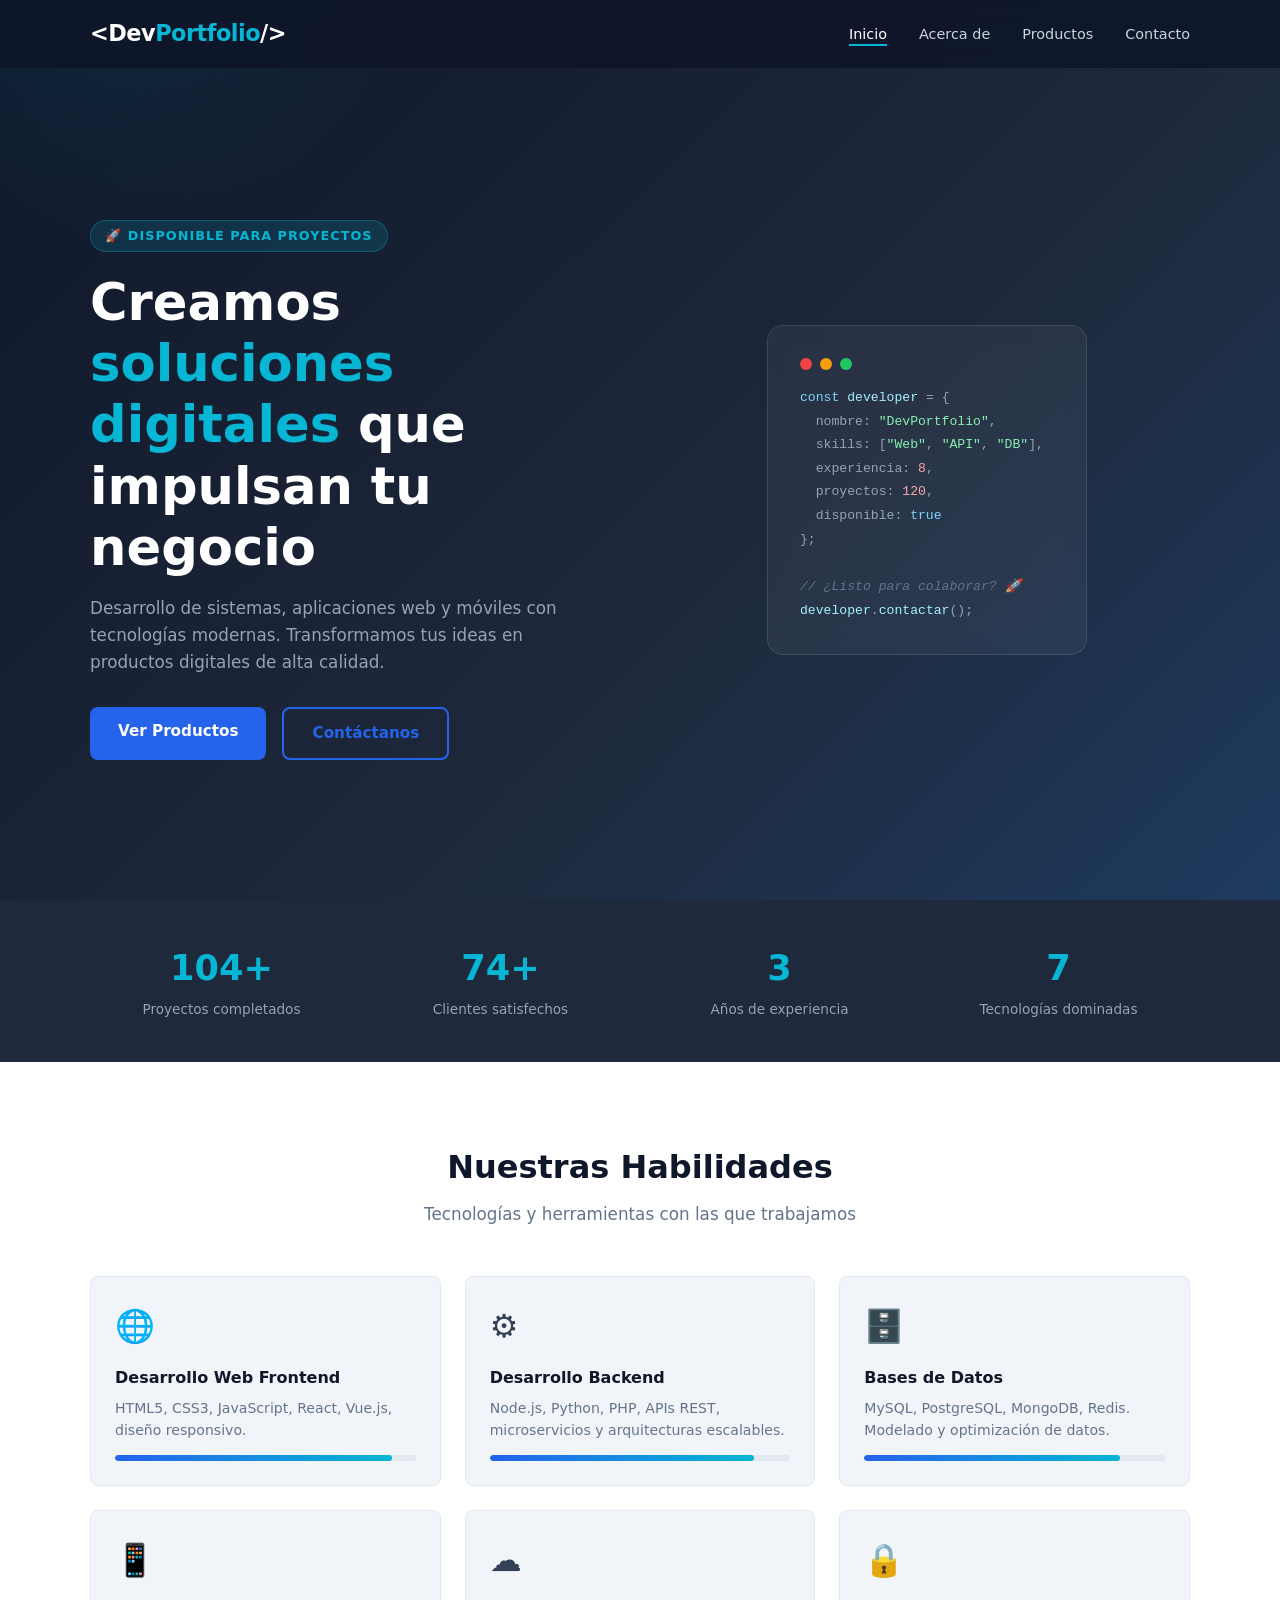
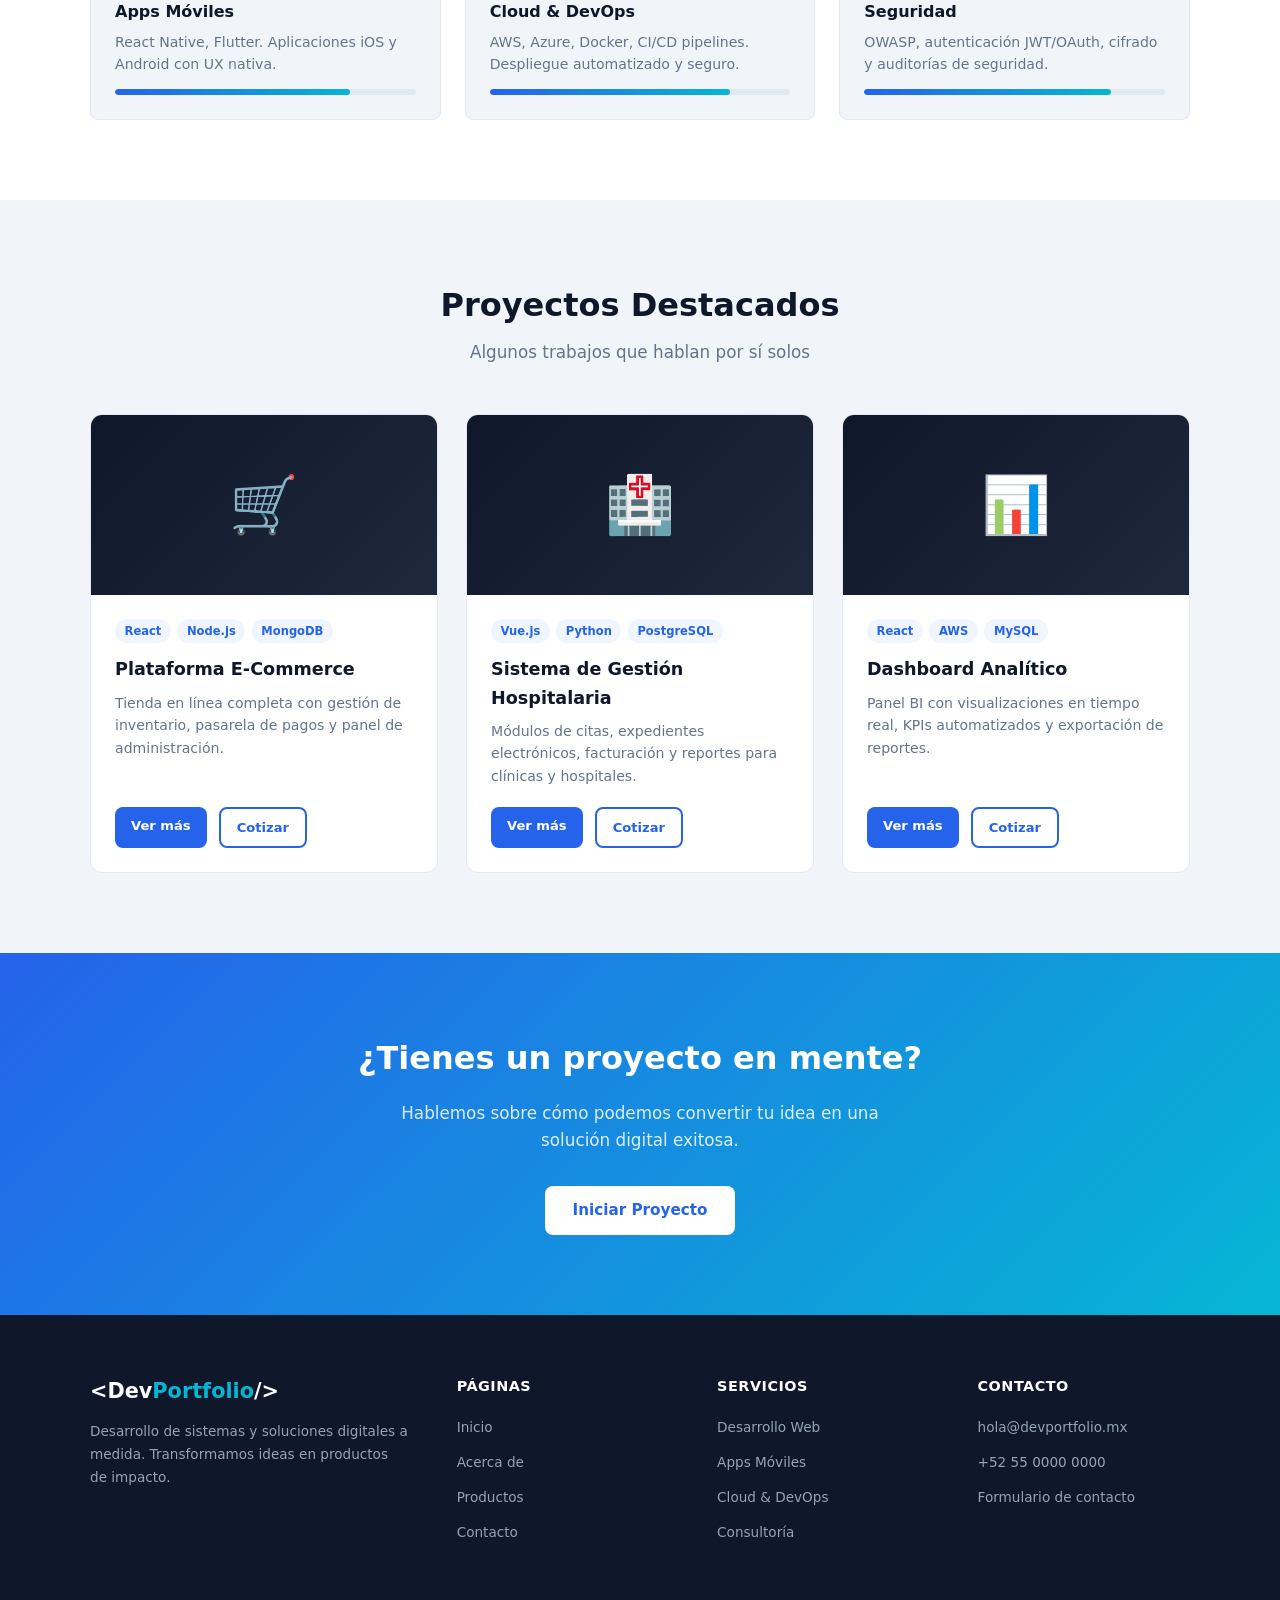
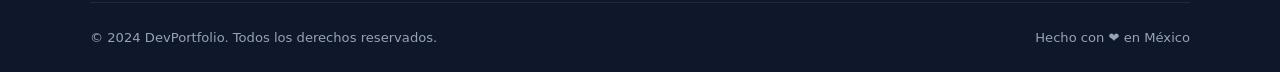
<file: index.html>
<!DOCTYPE html>
<html lang="es">
<head>
  <meta charset="UTF-8" />
  <meta name="viewport" content="width=device-width, initial-scale=1.0" />
  <meta name="description" content="Portafolio de desarrollo de sistemas – soluciones web, móviles y de software a medida." />
  <title>DevPortfolio | Desarrollo de Sistemas</title>
  <link rel="stylesheet" href="css/styles.css" />
  <link rel="icon" href="data:image/svg+xml,<svg xmlns='http://www.w3.org/2000/svg' viewBox='0 0 100 100'><text y='.9em' font-size='90'>💻</text></svg>" />
</head>
<body>

  <!-- NAVBAR -->
  <nav class="navbar" aria-label="Navegación principal">
    <div class="container">
      <a href="index.html" class="navbar-brand">&lt;Dev<span>Portfolio</span>/&gt;</a>
      <ul class="nav-links" role="list">
        <li><a href="index.html">Inicio</a></li>
        <li><a href="about.html">Acerca de</a></li>
        <li><a href="products.html">Productos</a></li>
        <li><a href="contact.html">Contacto</a></li>
      </ul>
      <button class="nav-toggle" aria-label="Abrir menú" aria-expanded="false">
        <span></span><span></span><span></span>
      </button>
    </div>
  </nav>

  <!-- HERO -->
  <header class="hero">
    <div class="container hero-content">
      <div class="hero-text">
        <div class="hero-badge">🚀 Disponible para proyectos</div>
        <h1 class="hero-title">
          Creamos <span>soluciones digitales</span> que impulsan tu negocio
        </h1>
        <p class="hero-desc">
          Desarrollo de sistemas, aplicaciones web y móviles con tecnologías modernas.
          Transformamos tus ideas en productos digitales de alta calidad.
        </p>
        <div class="hero-buttons">
          <a href="products.html" class="btn btn-primary">Ver Productos</a>
          <a href="contact.html" class="btn btn-outline">Contáctanos</a>
        </div>
      </div>
      <div class="hero-visual">
        <div class="hero-card" aria-hidden="true">
          <div class="hero-card-header">
            <div class="hero-card-dot"></div>
            <div class="hero-card-dot"></div>
            <div class="hero-card-dot"></div>
          </div>
          <div class="hero-card-code">
            <div><span class="kw">const</span> <span class="fn">developer</span> = {</div>
            <div>&nbsp;&nbsp;nombre: <span class="str">"DevPortfolio"</span>,</div>
            <div>&nbsp;&nbsp;skills: [<span class="str">"Web"</span>, <span class="str">"API"</span>, <span class="str">"DB"</span>],</div>
            <div>&nbsp;&nbsp;experiencia: <span class="num">8</span>,</div>
            <div>&nbsp;&nbsp;proyectos: <span class="num">120</span>,</div>
            <div>&nbsp;&nbsp;disponible: <span class="kw">true</span></div>
            <div>};</div>
            <br/>
            <div><span class="cmt">// ¿Listo para colaborar? 🚀</span></div>
            <div><span class="fn">developer</span>.<span class="fn">contactar</span>();</div>
          </div>
        </div>
      </div>
    </div>
  </header>

  <!-- STATS -->
  <section class="stats-strip" aria-label="Estadísticas">
    <div class="container">
      <div class="stats-grid">
        <div class="stat-item">
          <span class="stat-number" data-count="120" data-suffix="+">0+</span>
          <span class="stat-label">Proyectos completados</span>
        </div>
        <div class="stat-item">
          <span class="stat-number" data-count="80" data-suffix="+">0+</span>
          <span class="stat-label">Clientes satisfechos</span>
        </div>
        <div class="stat-item">
          <span class="stat-number" data-count="8" data-suffix="">0</span>
          <span class="stat-label">Años de experiencia</span>
        </div>
        <div class="stat-item">
          <span class="stat-number" data-count="15" data-suffix="">0</span>
          <span class="stat-label">Tecnologías dominadas</span>
        </div>
      </div>
    </div>
  </section>

  <!-- SKILLS -->
  <section class="section" aria-labelledby="skills-title">
    <div class="container">
      <h2 class="section-title" id="skills-title">Nuestras Habilidades</h2>
      <p class="section-subtitle">Tecnologías y herramientas con las que trabajamos</p>
      <div class="skills-grid">
        <div class="skill-card">
          <div class="skill-icon">🌐</div>
          <h3>Desarrollo Web Frontend</h3>
          <p>HTML5, CSS3, JavaScript, React, Vue.js, diseño responsivo.</p>
          <div class="skill-bar-wrap">
            <div class="skill-bar" data-width="92%"></div>
          </div>
        </div>
        <div class="skill-card">
          <div class="skill-icon">⚙️</div>
          <h3>Desarrollo Backend</h3>
          <p>Node.js, Python, PHP, APIs REST, microservicios y arquitecturas escalables.</p>
          <div class="skill-bar-wrap">
            <div class="skill-bar" data-width="88%"></div>
          </div>
        </div>
        <div class="skill-card">
          <div class="skill-icon">🗄️</div>
          <h3>Bases de Datos</h3>
          <p>MySQL, PostgreSQL, MongoDB, Redis. Modelado y optimización de datos.</p>
          <div class="skill-bar-wrap">
            <div class="skill-bar" data-width="85%"></div>
          </div>
        </div>
        <div class="skill-card">
          <div class="skill-icon">📱</div>
          <h3>Apps Móviles</h3>
          <p>React Native, Flutter. Aplicaciones iOS y Android con UX nativa.</p>
          <div class="skill-bar-wrap">
            <div class="skill-bar" data-width="78%"></div>
          </div>
        </div>
        <div class="skill-card">
          <div class="skill-icon">☁️</div>
          <h3>Cloud & DevOps</h3>
          <p>AWS, Azure, Docker, CI/CD pipelines. Despliegue automatizado y seguro.</p>
          <div class="skill-bar-wrap">
            <div class="skill-bar" data-width="80%"></div>
          </div>
        </div>
        <div class="skill-card">
          <div class="skill-icon">🔒</div>
          <h3>Seguridad</h3>
          <p>OWASP, autenticación JWT/OAuth, cifrado y auditorías de seguridad.</p>
          <div class="skill-bar-wrap">
            <div class="skill-bar" data-width="82%"></div>
          </div>
        </div>
      </div>
    </div>
  </section>

  <!-- PROJECTS -->
  <section class="section" style="background: var(--light);" aria-labelledby="projects-title">
    <div class="container">
      <h2 class="section-title" id="projects-title">Proyectos Destacados</h2>
      <p class="section-subtitle">Algunos trabajos que hablan por sí solos</p>
      <div class="projects-grid">

        <article class="project-card">
          <div class="project-thumb">🛒</div>
          <div class="project-body">
            <div class="project-tags">
              <span class="project-tag">React</span>
              <span class="project-tag">Node.js</span>
              <span class="project-tag">MongoDB</span>
            </div>
            <h3 class="project-title">Plataforma E-Commerce</h3>
            <p class="project-desc">Tienda en línea completa con gestión de inventario, pasarela de pagos y panel de administración.</p>
            <div class="project-footer">
              <a href="products.html" class="btn btn-primary" style="font-size:.82rem;padding:.5rem 1rem;">Ver más</a>
              <a href="contact.html" class="btn btn-outline" style="font-size:.82rem;padding:.5rem 1rem;">Cotizar</a>
            </div>
          </div>
        </article>

        <article class="project-card">
          <div class="project-thumb">🏥</div>
          <div class="project-body">
            <div class="project-tags">
              <span class="project-tag">Vue.js</span>
              <span class="project-tag">Python</span>
              <span class="project-tag">PostgreSQL</span>
            </div>
            <h3 class="project-title">Sistema de Gestión Hospitalaria</h3>
            <p class="project-desc">Módulos de citas, expedientes electrónicos, facturación y reportes para clínicas y hospitales.</p>
            <div class="project-footer">
              <a href="products.html" class="btn btn-primary" style="font-size:.82rem;padding:.5rem 1rem;">Ver más</a>
              <a href="contact.html" class="btn btn-outline" style="font-size:.82rem;padding:.5rem 1rem;">Cotizar</a>
            </div>
          </div>
        </article>

        <article class="project-card">
          <div class="project-thumb">📊</div>
          <div class="project-body">
            <div class="project-tags">
              <span class="project-tag">React</span>
              <span class="project-tag">AWS</span>
              <span class="project-tag">MySQL</span>
            </div>
            <h3 class="project-title">Dashboard Analítico</h3>
            <p class="project-desc">Panel BI con visualizaciones en tiempo real, KPIs automatizados y exportación de reportes.</p>
            <div class="project-footer">
              <a href="products.html" class="btn btn-primary" style="font-size:.82rem;padding:.5rem 1rem;">Ver más</a>
              <a href="contact.html" class="btn btn-outline" style="font-size:.82rem;padding:.5rem 1rem;">Cotizar</a>
            </div>
          </div>
        </article>

      </div>
    </div>
  </section>

  <!-- CTA -->
  <section class="cta-section" aria-labelledby="cta-title">
    <div class="container">
      <h2 id="cta-title">¿Tienes un proyecto en mente?</h2>
      <p>Hablemos sobre cómo podemos convertir tu idea en una solución digital exitosa.</p>
      <a href="contact.html" class="btn btn-white">Iniciar Proyecto</a>
    </div>
  </section>

  <!-- FOOTER -->
  <footer class="footer">
    <div class="container">
      <div class="footer-grid">
        <div>
          <div class="footer-brand">&lt;Dev<span>Portfolio</span>/&gt;</div>
          <p class="footer-desc">Desarrollo de sistemas y soluciones digitales a medida. Transformamos ideas en productos de impacto.</p>
        </div>
        <div class="footer-col">
          <h4>Páginas</h4>
          <ul>
            <li><a href="index.html">Inicio</a></li>
            <li><a href="about.html">Acerca de</a></li>
            <li><a href="products.html">Productos</a></li>
            <li><a href="contact.html">Contacto</a></li>
          </ul>
        </div>
        <div class="footer-col">
          <h4>Servicios</h4>
          <ul>
            <li><a href="products.html">Desarrollo Web</a></li>
            <li><a href="products.html">Apps Móviles</a></li>
            <li><a href="products.html">Cloud & DevOps</a></li>
            <li><a href="products.html">Consultoría</a></li>
          </ul>
        </div>
        <div class="footer-col">
          <h4>Contacto</h4>
          <ul>
            <li><a href="mailto:hola@devportfolio.mx">hola@devportfolio.mx</a></li>
            <li><a href="tel:+525500000000">+52 55 0000 0000</a></li>
            <li><a href="contact.html">Formulario de contacto</a></li>
          </ul>
        </div>
      </div>
      <div class="footer-bottom">
        <span>&copy; 2024 DevPortfolio. Todos los derechos reservados.</span>
        <span>Hecho con ❤️ en México</span>
      </div>
    </div>
  </footer>

  <script src="js/main.js"></script>
</body>
</html>
</file>
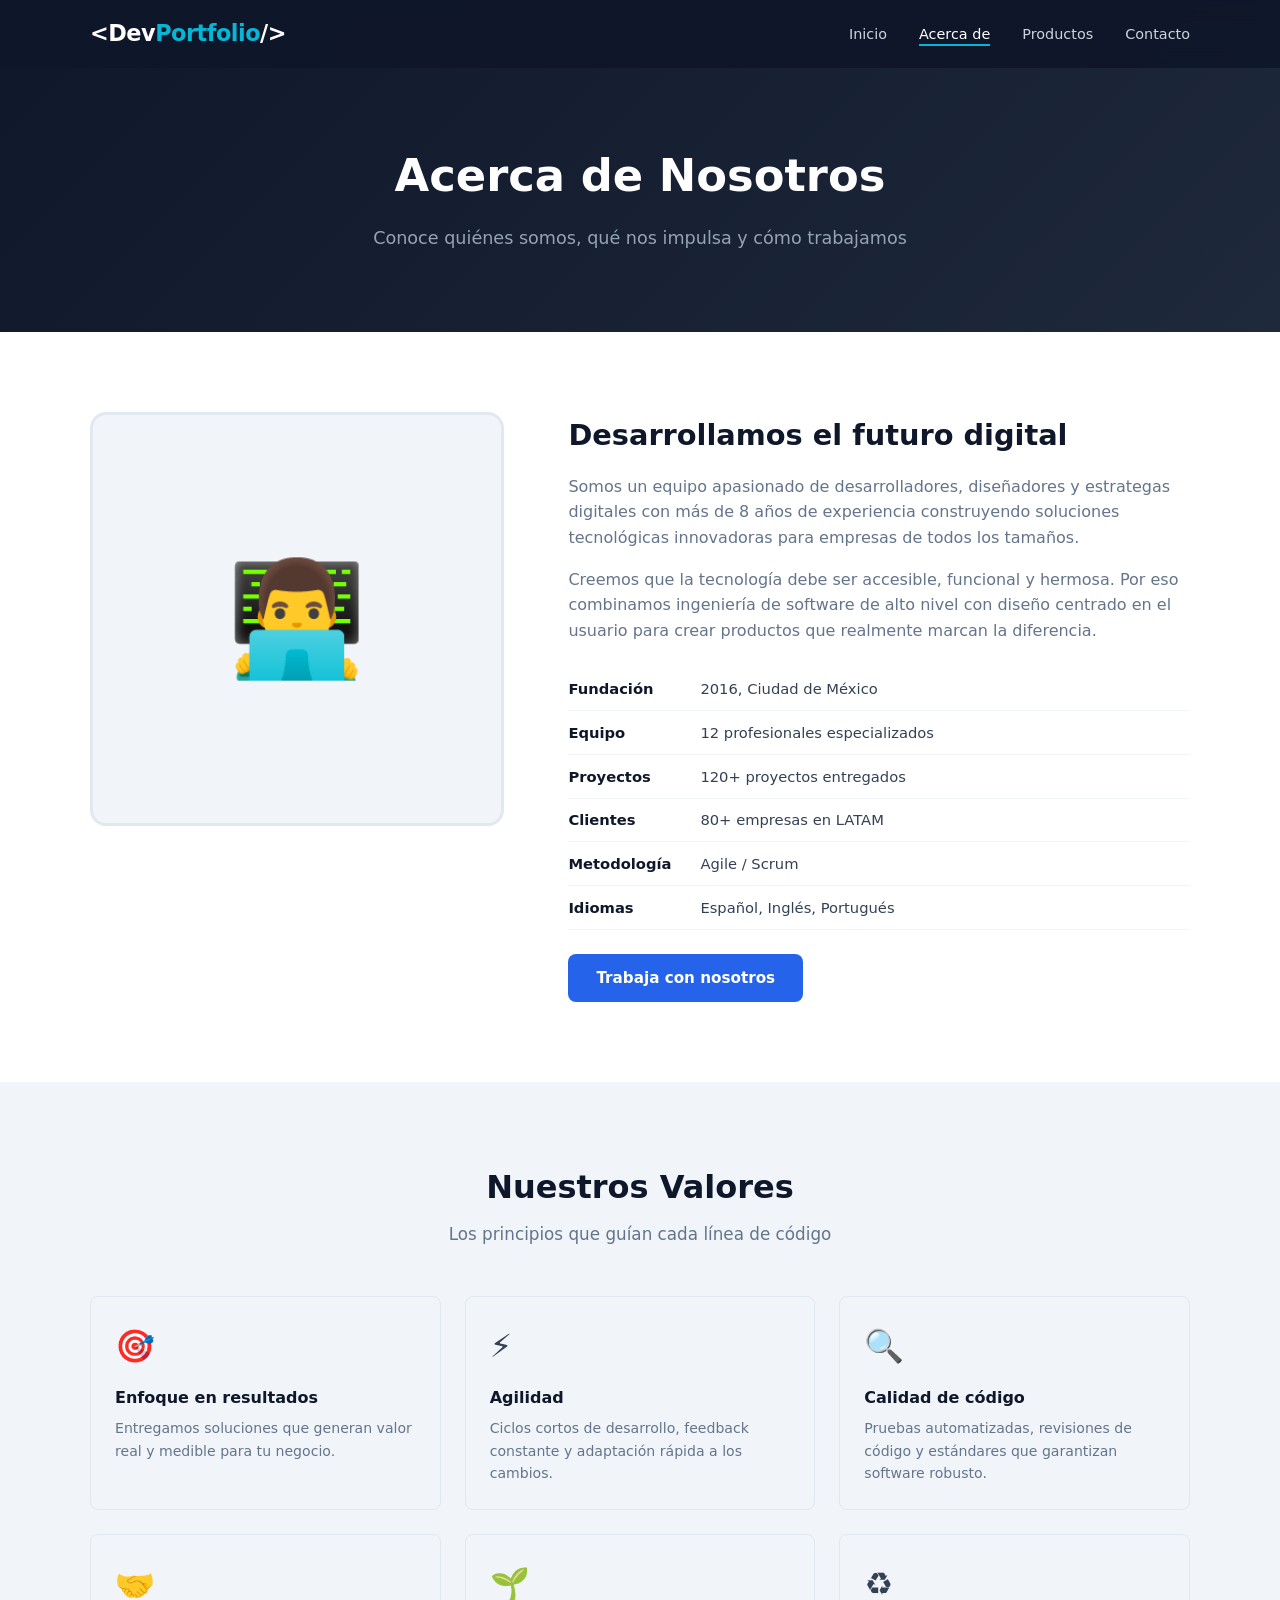
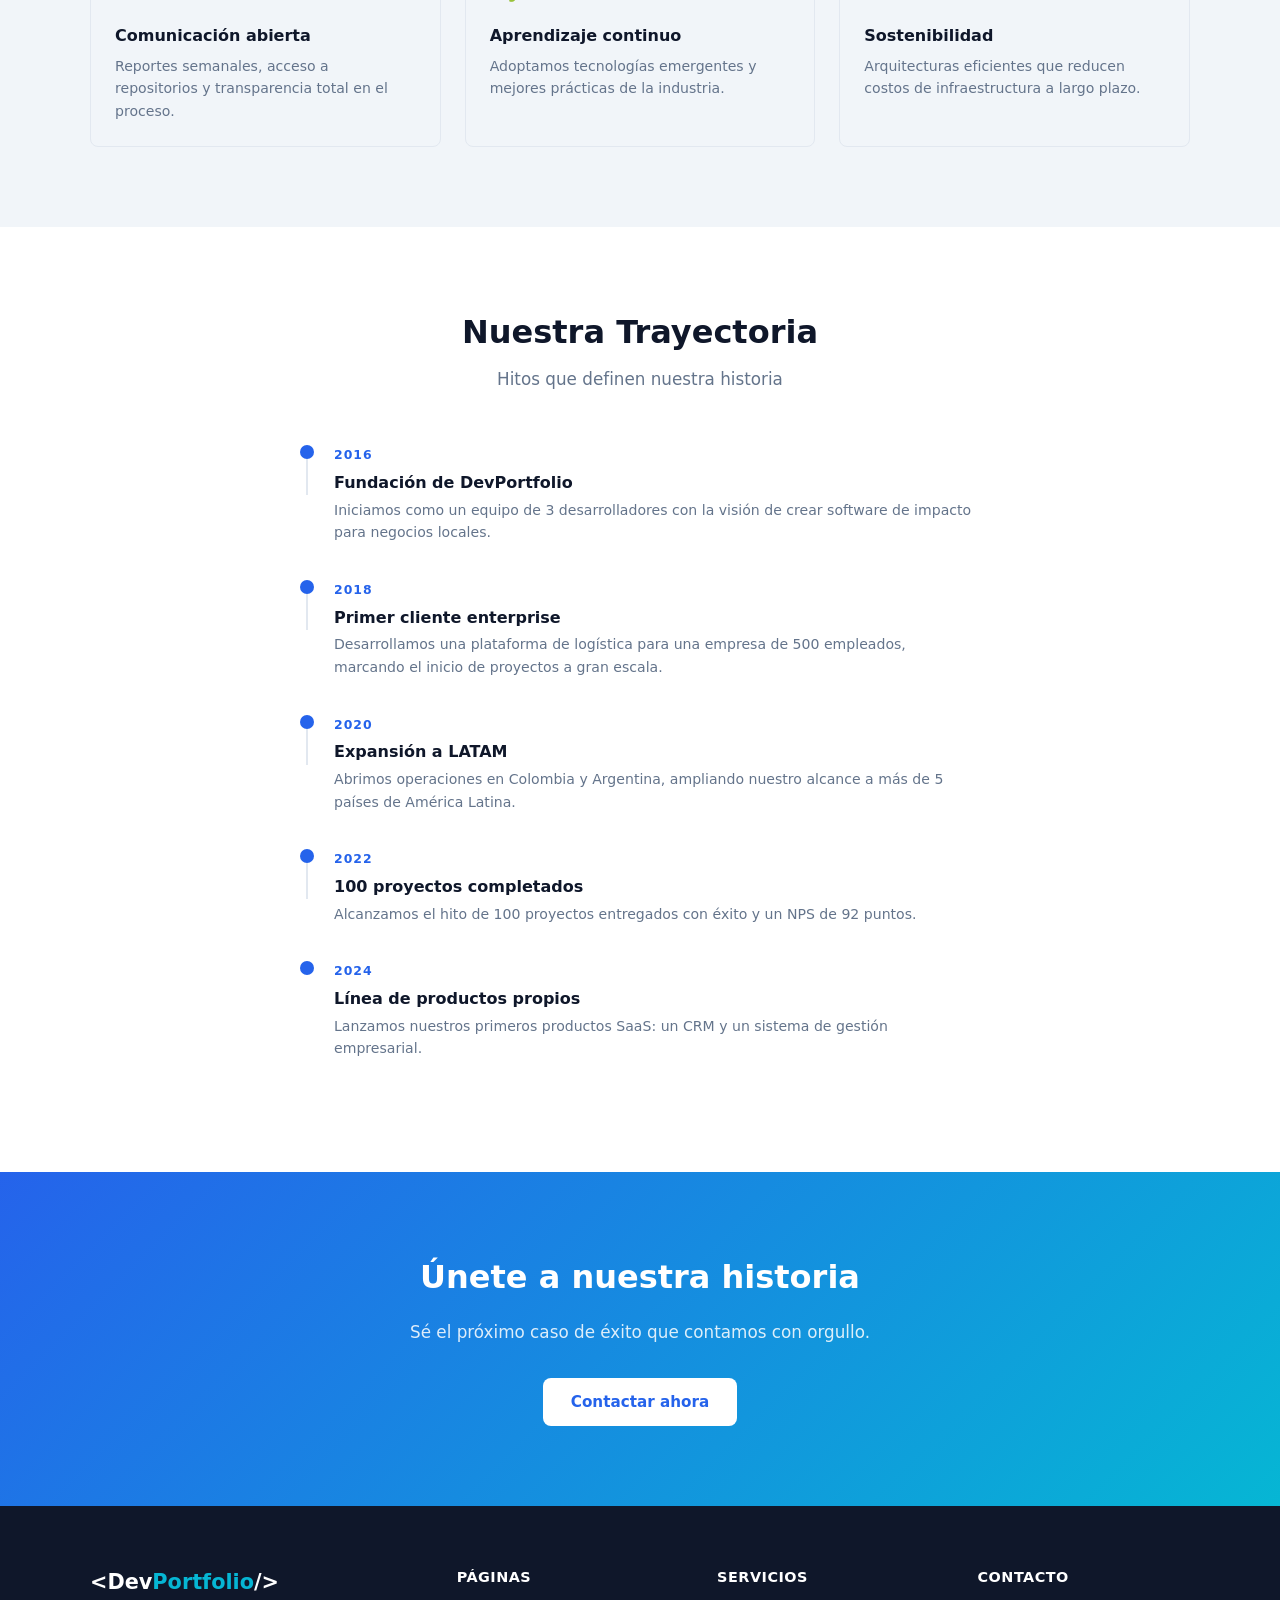
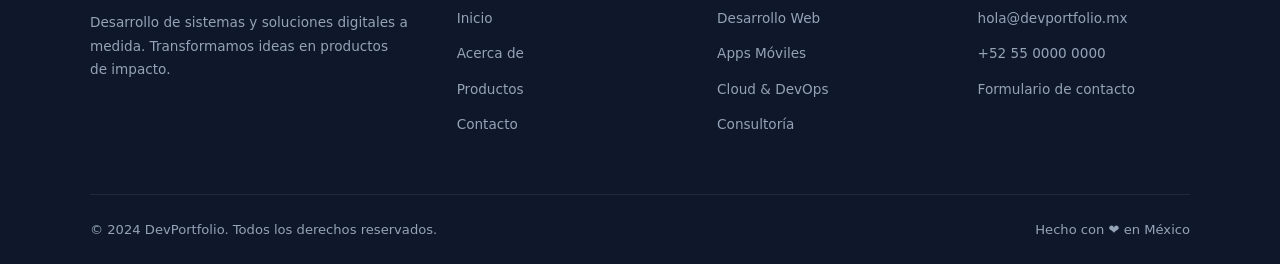
<file: about.html>
<!DOCTYPE html>
<html lang="es">
<head>
  <meta charset="UTF-8" />
  <meta name="viewport" content="width=device-width, initial-scale=1.0" />
  <meta name="description" content="Conoce más sobre DevPortfolio, nuestra trayectoria, equipo y valores en el desarrollo de sistemas." />
  <title>Acerca de | DevPortfolio</title>
  <link rel="stylesheet" href="css/styles.css" />
  <link rel="icon" href="data:image/svg+xml,<svg xmlns='http://www.w3.org/2000/svg' viewBox='0 0 100 100'><text y='.9em' font-size='90'>💻</text></svg>" />
</head>
<body>

  <!-- NAVBAR -->
  <nav class="navbar" aria-label="Navegación principal">
    <div class="container">
      <a href="index.html" class="navbar-brand">&lt;Dev<span>Portfolio</span>/&gt;</a>
      <ul class="nav-links" role="list">
        <li><a href="index.html">Inicio</a></li>
        <li><a href="about.html">Acerca de</a></li>
        <li><a href="products.html">Productos</a></li>
        <li><a href="contact.html">Contacto</a></li>
      </ul>
      <button class="nav-toggle" aria-label="Abrir menú" aria-expanded="false">
        <span></span><span></span><span></span>
      </button>
    </div>
  </nav>

  <!-- PAGE HERO -->
  <header class="about-hero">
    <div class="container">
      <h1>Acerca de Nosotros</h1>
      <p>Conoce quiénes somos, qué nos impulsa y cómo trabajamos</p>
    </div>
  </header>

  <!-- ABOUT CONTENT -->
  <section class="section" aria-labelledby="about-title">
    <div class="container">
      <div class="about-grid">
        <div>
          <div class="about-avatar">👨‍💻</div>
        </div>
        <div class="about-info">
          <h2 id="about-title">Desarrollamos el futuro digital</h2>
          <p>Somos un equipo apasionado de desarrolladores, diseñadores y estrategas digitales con más de 8 años de experiencia construyendo soluciones tecnológicas innovadoras para empresas de todos los tamaños.</p>
          <p>Creemos que la tecnología debe ser accesible, funcional y hermosa. Por eso combinamos ingeniería de software de alto nivel con diseño centrado en el usuario para crear productos que realmente marcan la diferencia.</p>

          <ul class="about-list">
            <li><strong>Fundación</strong> <span>2016, Ciudad de México</span></li>
            <li><strong>Equipo</strong> <span>12 profesionales especializados</span></li>
            <li><strong>Proyectos</strong> <span>120+ proyectos entregados</span></li>
            <li><strong>Clientes</strong> <span>80+ empresas en LATAM</span></li>
            <li><strong>Metodología</strong> <span>Agile / Scrum</span></li>
            <li><strong>Idiomas</strong> <span>Español, Inglés, Portugués</span></li>
          </ul>

          <a href="contact.html" class="btn btn-primary">Trabaja con nosotros</a>
        </div>
      </div>
    </div>
  </section>

  <!-- TEAM VALUES -->
  <section class="section" style="background: var(--light);" aria-labelledby="values-title">
    <div class="container">
      <h2 class="section-title" id="values-title">Nuestros Valores</h2>
      <p class="section-subtitle">Los principios que guían cada línea de código</p>
      <div class="skills-grid">
        <div class="skill-card">
          <div class="skill-icon">🎯</div>
          <h3>Enfoque en resultados</h3>
          <p>Entregamos soluciones que generan valor real y medible para tu negocio.</p>
        </div>
        <div class="skill-card">
          <div class="skill-icon">⚡</div>
          <h3>Agilidad</h3>
          <p>Ciclos cortos de desarrollo, feedback constante y adaptación rápida a los cambios.</p>
        </div>
        <div class="skill-card">
          <div class="skill-icon">🔍</div>
          <h3>Calidad de código</h3>
          <p>Pruebas automatizadas, revisiones de código y estándares que garantizan software robusto.</p>
        </div>
        <div class="skill-card">
          <div class="skill-icon">🤝</div>
          <h3>Comunicación abierta</h3>
          <p>Reportes semanales, acceso a repositorios y transparencia total en el proceso.</p>
        </div>
        <div class="skill-card">
          <div class="skill-icon">🌱</div>
          <h3>Aprendizaje continuo</h3>
          <p>Adoptamos tecnologías emergentes y mejores prácticas de la industria.</p>
        </div>
        <div class="skill-card">
          <div class="skill-icon">♻️</div>
          <h3>Sostenibilidad</h3>
          <p>Arquitecturas eficientes que reducen costos de infraestructura a largo plazo.</p>
        </div>
      </div>
    </div>
  </section>

  <!-- TIMELINE -->
  <section class="section" aria-labelledby="timeline-title">
    <div class="container">
      <h2 class="section-title" id="timeline-title">Nuestra Trayectoria</h2>
      <p class="section-subtitle">Hitos que definen nuestra historia</p>
      <div style="max-width: 680px; margin: 0 auto;">
        <div class="timeline">
          <div class="timeline-item">
            <div class="timeline-dot"></div>
            <div class="timeline-body">
              <span class="timeline-year">2016</span>
              <h4>Fundación de DevPortfolio</h4>
              <p>Iniciamos como un equipo de 3 desarrolladores con la visión de crear software de impacto para negocios locales.</p>
            </div>
          </div>
          <div class="timeline-item">
            <div class="timeline-dot"></div>
            <div class="timeline-body">
              <span class="timeline-year">2018</span>
              <h4>Primer cliente enterprise</h4>
              <p>Desarrollamos una plataforma de logística para una empresa de 500 empleados, marcando el inicio de proyectos a gran escala.</p>
            </div>
          </div>
          <div class="timeline-item">
            <div class="timeline-dot"></div>
            <div class="timeline-body">
              <span class="timeline-year">2020</span>
              <h4>Expansión a LATAM</h4>
              <p>Abrimos operaciones en Colombia y Argentina, ampliando nuestro alcance a más de 5 países de América Latina.</p>
            </div>
          </div>
          <div class="timeline-item">
            <div class="timeline-dot"></div>
            <div class="timeline-body">
              <span class="timeline-year">2022</span>
              <h4>100 proyectos completados</h4>
              <p>Alcanzamos el hito de 100 proyectos entregados con éxito y un NPS de 92 puntos.</p>
            </div>
          </div>
          <div class="timeline-item">
            <div class="timeline-dot"></div>
            <div class="timeline-body">
              <span class="timeline-year">2024</span>
              <h4>Línea de productos propios</h4>
              <p>Lanzamos nuestros primeros productos SaaS: un CRM y un sistema de gestión empresarial.</p>
            </div>
          </div>
        </div>
      </div>
    </div>
  </section>

  <!-- CTA -->
  <section class="cta-section" aria-labelledby="cta-about-title">
    <div class="container">
      <h2 id="cta-about-title">Únete a nuestra historia</h2>
      <p>Sé el próximo caso de éxito que contamos con orgullo.</p>
      <a href="contact.html" class="btn btn-white">Contactar ahora</a>
    </div>
  </section>

  <!-- FOOTER -->
  <footer class="footer">
    <div class="container">
      <div class="footer-grid">
        <div>
          <div class="footer-brand">&lt;Dev<span>Portfolio</span>/&gt;</div>
          <p class="footer-desc">Desarrollo de sistemas y soluciones digitales a medida. Transformamos ideas en productos de impacto.</p>
        </div>
        <div class="footer-col">
          <h4>Páginas</h4>
          <ul>
            <li><a href="index.html">Inicio</a></li>
            <li><a href="about.html">Acerca de</a></li>
            <li><a href="products.html">Productos</a></li>
            <li><a href="contact.html">Contacto</a></li>
          </ul>
        </div>
        <div class="footer-col">
          <h4>Servicios</h4>
          <ul>
            <li><a href="products.html">Desarrollo Web</a></li>
            <li><a href="products.html">Apps Móviles</a></li>
            <li><a href="products.html">Cloud &amp; DevOps</a></li>
            <li><a href="products.html">Consultoría</a></li>
          </ul>
        </div>
        <div class="footer-col">
          <h4>Contacto</h4>
          <ul>
            <li><a href="mailto:hola@devportfolio.mx">hola@devportfolio.mx</a></li>
            <li><a href="tel:+525500000000">+52 55 0000 0000</a></li>
            <li><a href="contact.html">Formulario de contacto</a></li>
          </ul>
        </div>
      </div>
      <div class="footer-bottom">
        <span>&copy; 2024 DevPortfolio. Todos los derechos reservados.</span>
        <span>Hecho con ❤️ en México</span>
      </div>
    </div>
  </footer>

  <script src="js/main.js"></script>
</body>
</html>
</file>
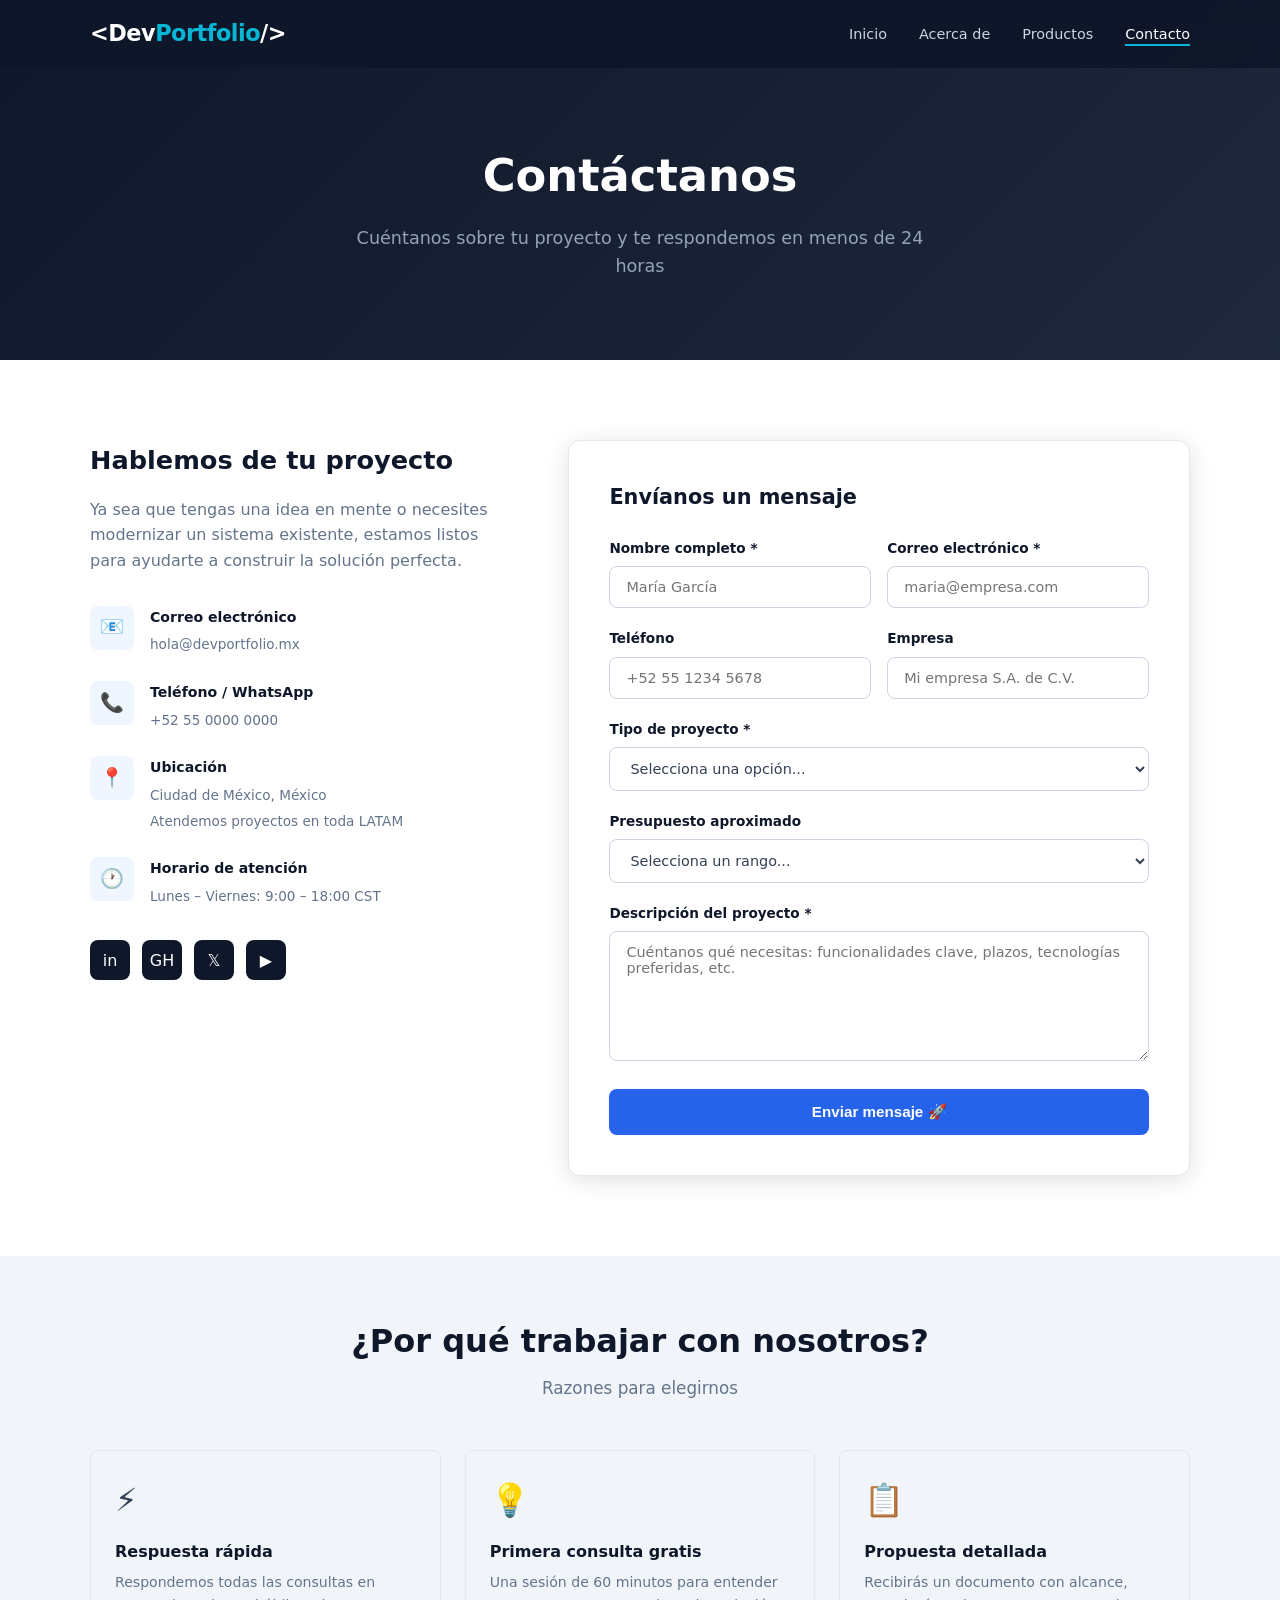
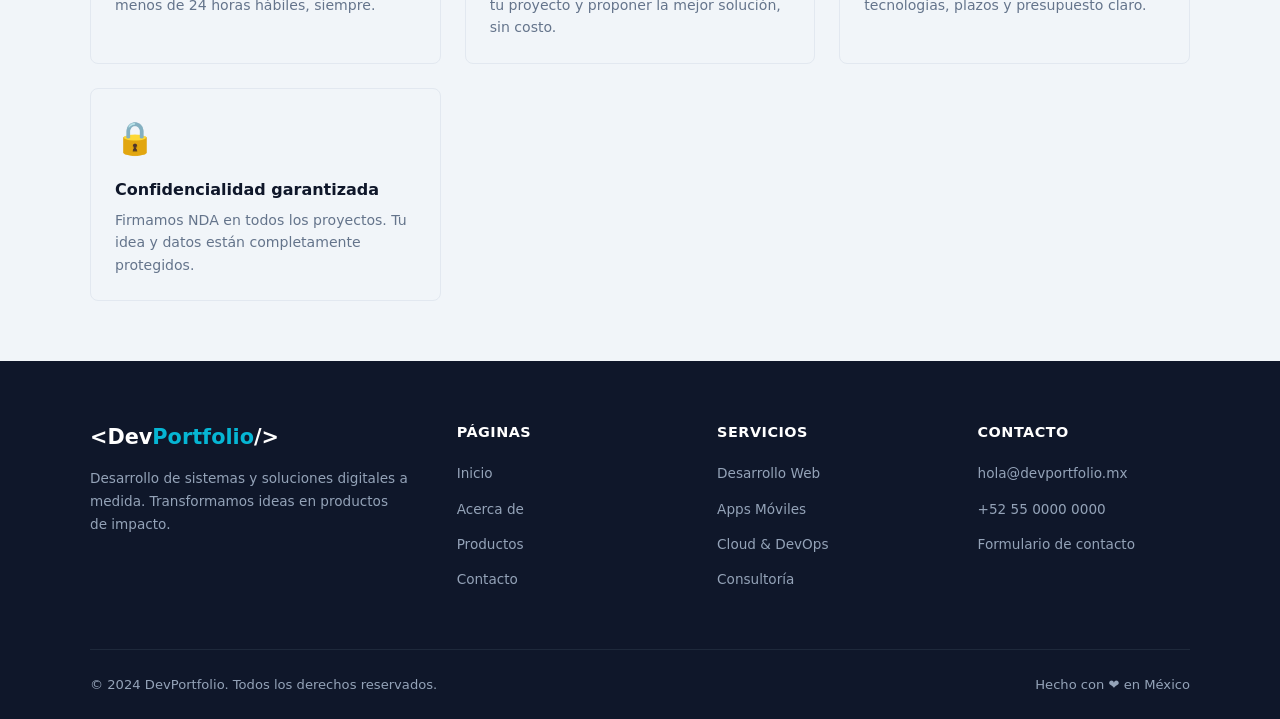
<file: contact.html>
<!DOCTYPE html>
<html lang="es">
<head>
  <meta charset="UTF-8" />
  <meta name="viewport" content="width=device-width, initial-scale=1.0" />
  <meta name="description" content="Contáctanos para hablar sobre tu proyecto de desarrollo de sistemas. Respuesta garantizada en 24 horas." />
  <title>Contacto | DevPortfolio</title>
  <link rel="stylesheet" href="css/styles.css" />
  <link rel="icon" href="data:image/svg+xml,<svg xmlns='http://www.w3.org/2000/svg' viewBox='0 0 100 100'><text y='.9em' font-size='90'>💻</text></svg>" />
</head>
<body>

  <!-- NAVBAR -->
  <nav class="navbar" aria-label="Navegación principal">
    <div class="container">
      <a href="index.html" class="navbar-brand">&lt;Dev<span>Portfolio</span>/&gt;</a>
      <ul class="nav-links" role="list">
        <li><a href="index.html">Inicio</a></li>
        <li><a href="about.html">Acerca de</a></li>
        <li><a href="products.html">Productos</a></li>
        <li><a href="contact.html">Contacto</a></li>
      </ul>
      <button class="nav-toggle" aria-label="Abrir menú" aria-expanded="false">
        <span></span><span></span><span></span>
      </button>
    </div>
  </nav>

  <!-- PAGE HERO -->
  <header class="page-hero">
    <div class="container">
      <h1>Contáctanos</h1>
      <p>Cuéntanos sobre tu proyecto y te respondemos en menos de 24 horas</p>
    </div>
  </header>

  <!-- CONTACT SECTION -->
  <section class="section" aria-labelledby="contact-title">
    <div class="container">
      <div class="contact-grid">

        <!-- Contact info -->
        <div class="contact-info">
          <h2 id="contact-title">Hablemos de tu proyecto</h2>
          <p>Ya sea que tengas una idea en mente o necesites modernizar un sistema existente, estamos listos para ayudarte a construir la solución perfecta.</p>

          <div class="contact-item">
            <div class="contact-item-icon">📧</div>
            <div class="contact-item-text">
              <strong>Correo electrónico</strong>
              <span>hola@devportfolio.mx</span>
            </div>
          </div>

          <div class="contact-item">
            <div class="contact-item-icon">📞</div>
            <div class="contact-item-text">
              <strong>Teléfono / WhatsApp</strong>
              <span>+52 55 0000 0000</span>
            </div>
          </div>

          <div class="contact-item">
            <div class="contact-item-icon">📍</div>
            <div class="contact-item-text">
              <strong>Ubicación</strong>
              <span>Ciudad de México, México<br>Atendemos proyectos en toda LATAM</span>
            </div>
          </div>

          <div class="contact-item">
            <div class="contact-item-icon">🕐</div>
            <div class="contact-item-text">
              <strong>Horario de atención</strong>
              <span>Lunes – Viernes: 9:00 – 18:00 CST</span>
            </div>
          </div>

          <div class="social-links" aria-label="Redes sociales">
            <a href="#" class="social-link" aria-label="LinkedIn" title="LinkedIn">in</a>
            <a href="#" class="social-link" aria-label="GitHub" title="GitHub">GH</a>
            <a href="#" class="social-link" aria-label="Twitter / X" title="Twitter">𝕏</a>
            <a href="#" class="social-link" aria-label="YouTube" title="YouTube">▶</a>
          </div>
        </div>

        <!-- Contact form -->
        <div class="contact-form">
          <h3>Envíanos un mensaje</h3>
          <form id="contactForm" novalidate>
            <div class="form-success" role="alert">
              ✅ ¡Mensaje enviado! Te contactaremos muy pronto.
            </div>

            <div class="form-row">
              <div class="form-group">
                <label for="name">Nombre completo *</label>
                <input type="text" id="name" name="name" placeholder="María García" autocomplete="name" />
              </div>
              <div class="form-group">
                <label for="email">Correo electrónico *</label>
                <input type="email" id="email" name="email" placeholder="maria@empresa.com" autocomplete="email" />
              </div>
            </div>

            <div class="form-row">
              <div class="form-group">
                <label for="phone">Teléfono</label>
                <input type="tel" id="phone" name="phone" placeholder="+52 55 1234 5678" autocomplete="tel" />
              </div>
              <div class="form-group">
                <label for="company">Empresa</label>
                <input type="text" id="company" name="company" placeholder="Mi empresa S.A. de C.V." autocomplete="organization" />
              </div>
            </div>

            <div class="form-group">
              <label for="subject">Tipo de proyecto *</label>
              <select id="subject" name="subject">
                <option value="">Selecciona una opción...</option>
                <option value="web">Desarrollo de aplicación web</option>
                <option value="mobile">Aplicación móvil</option>
                <option value="erp">Sistema ERP / gestión empresarial</option>
                <option value="ecommerce">Tienda en línea / E-Commerce</option>
                <option value="api">API / Microservicios</option>
                <option value="cloud">Cloud &amp; DevOps</option>
                <option value="consulting">Consultoría tecnológica</option>
                <option value="other">Otro</option>
              </select>
            </div>

            <div class="form-group">
              <label for="budget">Presupuesto aproximado</label>
              <select id="budget" name="budget">
                <option value="">Selecciona un rango...</option>
                <option value="lt5k">Menos de $5,000 USD</option>
                <option value="5k-15k">$5,000 – $15,000 USD</option>
                <option value="15k-50k">$15,000 – $50,000 USD</option>
                <option value="gt50k">Más de $50,000 USD</option>
                <option value="unknown">Aún no lo sé</option>
              </select>
            </div>

            <div class="form-group">
              <label for="message">Descripción del proyecto *</label>
              <textarea id="message" name="message" placeholder="Cuéntanos qué necesitas: funcionalidades clave, plazos, tecnologías preferidas, etc."></textarea>
            </div>

            <button type="submit" class="btn btn-primary" style="width:100%;padding:0.9rem;">
              Enviar mensaje 🚀
            </button>
          </form>
        </div>

      </div>
    </div>
  </section>

  <!-- MAP placeholder -->
  <section class="section" style="background: var(--light); padding: 60px 0;" aria-labelledby="map-title">
    <div class="container" style="text-align:center;">
      <h2 class="section-title" id="map-title">¿Por qué trabajar con nosotros?</h2>
      <p class="section-subtitle">Razones para elegirnos</p>
      <div class="skills-grid" style="margin-top:0;">
        <div class="skill-card" style="text-align:left;">
          <div class="skill-icon">⚡</div>
          <h3>Respuesta rápida</h3>
          <p>Respondemos todas las consultas en menos de 24 horas hábiles, siempre.</p>
        </div>
        <div class="skill-card" style="text-align:left;">
          <div class="skill-icon">💡</div>
          <h3>Primera consulta gratis</h3>
          <p>Una sesión de 60 minutos para entender tu proyecto y proponer la mejor solución, sin costo.</p>
        </div>
        <div class="skill-card" style="text-align:left;">
          <div class="skill-icon">📋</div>
          <h3>Propuesta detallada</h3>
          <p>Recibirás un documento con alcance, tecnologías, plazos y presupuesto claro.</p>
        </div>
        <div class="skill-card" style="text-align:left;">
          <div class="skill-icon">🔒</div>
          <h3>Confidencialidad garantizada</h3>
          <p>Firmamos NDA en todos los proyectos. Tu idea y datos están completamente protegidos.</p>
        </div>
      </div>
    </div>
  </section>

  <!-- FOOTER -->
  <footer class="footer">
    <div class="container">
      <div class="footer-grid">
        <div>
          <div class="footer-brand">&lt;Dev<span>Portfolio</span>/&gt;</div>
          <p class="footer-desc">Desarrollo de sistemas y soluciones digitales a medida. Transformamos ideas en productos de impacto.</p>
        </div>
        <div class="footer-col">
          <h4>Páginas</h4>
          <ul>
            <li><a href="index.html">Inicio</a></li>
            <li><a href="about.html">Acerca de</a></li>
            <li><a href="products.html">Productos</a></li>
            <li><a href="contact.html">Contacto</a></li>
          </ul>
        </div>
        <div class="footer-col">
          <h4>Servicios</h4>
          <ul>
            <li><a href="products.html">Desarrollo Web</a></li>
            <li><a href="products.html">Apps Móviles</a></li>
            <li><a href="products.html">Cloud &amp; DevOps</a></li>
            <li><a href="products.html">Consultoría</a></li>
          </ul>
        </div>
        <div class="footer-col">
          <h4>Contacto</h4>
          <ul>
            <li><a href="mailto:hola@devportfolio.mx">hola@devportfolio.mx</a></li>
            <li><a href="tel:+525500000000">+52 55 0000 0000</a></li>
            <li><a href="contact.html">Formulario de contacto</a></li>
          </ul>
        </div>
      </div>
      <div class="footer-bottom">
        <span>&copy; 2024 DevPortfolio. Todos los derechos reservados.</span>
        <span>Hecho con ❤️ en México</span>
      </div>
    </div>
  </footer>

  <script src="js/main.js"></script>
</body>
</html>
</file>
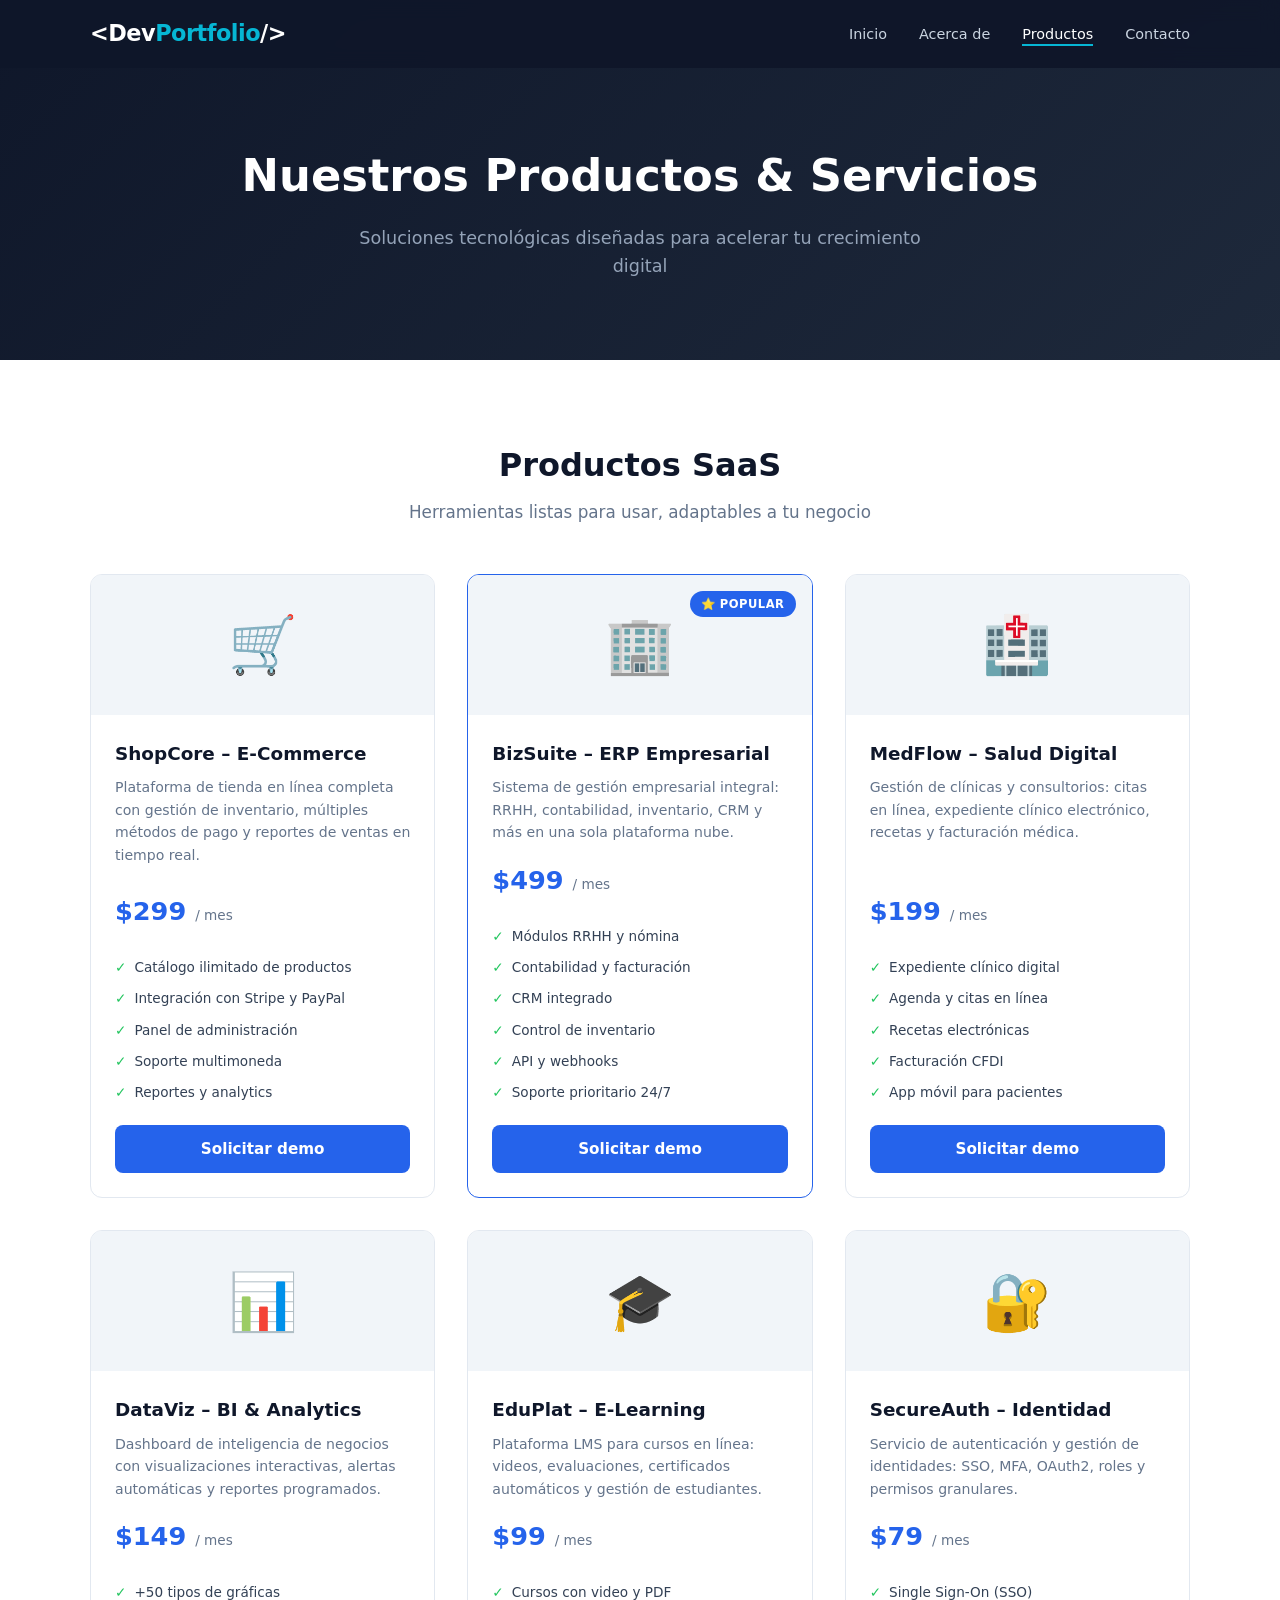
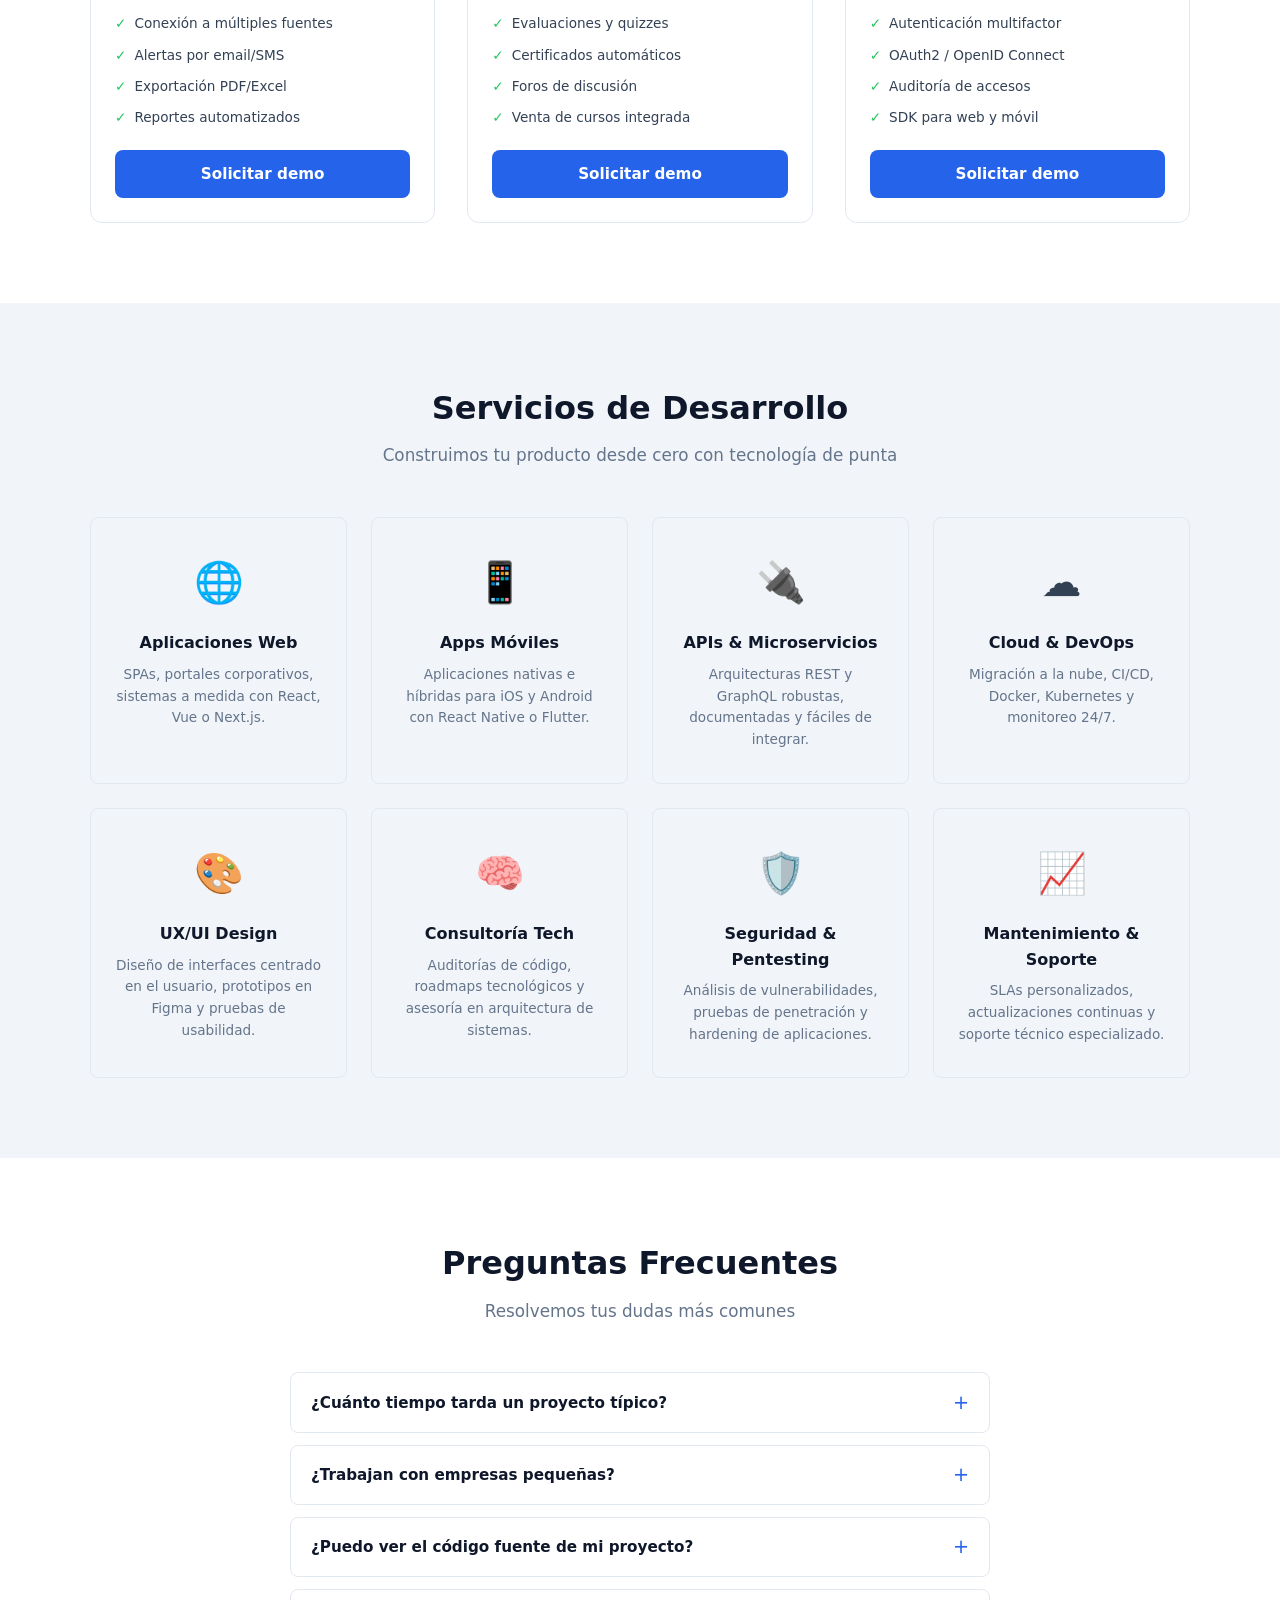
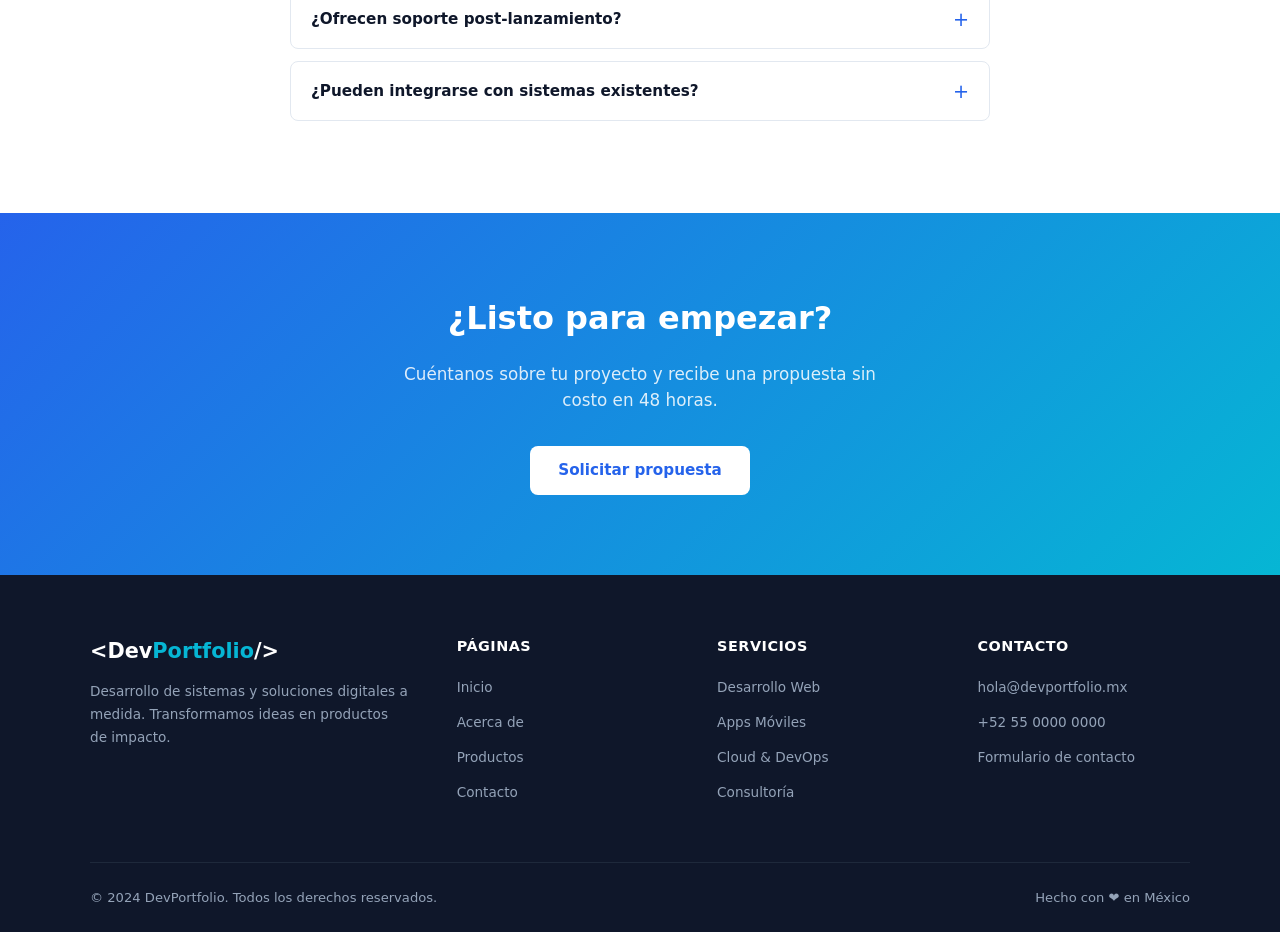
<file: products.html>
<!DOCTYPE html>
<html lang="es">
<head>
  <meta charset="UTF-8" />
  <meta name="viewport" content="width=device-width, initial-scale=1.0" />
  <meta name="description" content="Productos y servicios de desarrollo de sistemas: web, móvil, cloud, consultoría." />
  <title>Productos | DevPortfolio</title>
  <link rel="stylesheet" href="css/styles.css" />
  <link rel="icon" href="data:image/svg+xml,<svg xmlns='http://www.w3.org/2000/svg' viewBox='0 0 100 100'><text y='.9em' font-size='90'>💻</text></svg>" />
</head>
<body>

  <!-- NAVBAR -->
  <nav class="navbar" aria-label="Navegación principal">
    <div class="container">
      <a href="index.html" class="navbar-brand">&lt;Dev<span>Portfolio</span>/&gt;</a>
      <ul class="nav-links" role="list">
        <li><a href="index.html">Inicio</a></li>
        <li><a href="about.html">Acerca de</a></li>
        <li><a href="products.html">Productos</a></li>
        <li><a href="contact.html">Contacto</a></li>
      </ul>
      <button class="nav-toggle" aria-label="Abrir menú" aria-expanded="false">
        <span></span><span></span><span></span>
      </button>
    </div>
  </nav>

  <!-- PAGE HERO -->
  <header class="page-hero">
    <div class="container">
      <h1>Nuestros Productos &amp; Servicios</h1>
      <p>Soluciones tecnológicas diseñadas para acelerar tu crecimiento digital</p>
    </div>
  </header>

  <!-- PRODUCTS -->
  <section class="section" aria-labelledby="products-title">
    <div class="container">
      <h2 class="section-title" id="products-title">Productos SaaS</h2>
      <p class="section-subtitle">Herramientas listas para usar, adaptables a tu negocio</p>
      <div class="products-grid">

        <div class="product-card">
          <div class="product-icon-wrap">🛒</div>
          <div class="product-body">
            <h3 class="product-name">ShopCore – E-Commerce</h3>
            <p class="product-desc">Plataforma de tienda en línea completa con gestión de inventario, múltiples métodos de pago y reportes de ventas en tiempo real.</p>
            <div class="product-price">$299 <span>/ mes</span></div>
            <ul class="product-features">
              <li>Catálogo ilimitado de productos</li>
              <li>Integración con Stripe y PayPal</li>
              <li>Panel de administración</li>
              <li>Soporte multimoneda</li>
              <li>Reportes y analytics</li>
            </ul>
            <a href="contact.html" class="btn btn-primary" style="width:100%;text-align:center;">Solicitar demo</a>
          </div>
        </div>

        <div class="product-card featured">
          <span class="featured-badge">⭐ Popular</span>
          <div class="product-icon-wrap">🏢</div>
          <div class="product-body">
            <h3 class="product-name">BizSuite – ERP Empresarial</h3>
            <p class="product-desc">Sistema de gestión empresarial integral: RRHH, contabilidad, inventario, CRM y más en una sola plataforma nube.</p>
            <div class="product-price">$499 <span>/ mes</span></div>
            <ul class="product-features">
              <li>Módulos RRHH y nómina</li>
              <li>Contabilidad y facturación</li>
              <li>CRM integrado</li>
              <li>Control de inventario</li>
              <li>API y webhooks</li>
              <li>Soporte prioritario 24/7</li>
            </ul>
            <a href="contact.html" class="btn btn-primary" style="width:100%;text-align:center;">Solicitar demo</a>
          </div>
        </div>

        <div class="product-card">
          <div class="product-icon-wrap">🏥</div>
          <div class="product-body">
            <h3 class="product-name">MedFlow – Salud Digital</h3>
            <p class="product-desc">Gestión de clínicas y consultorios: citas en línea, expediente clínico electrónico, recetas y facturación médica.</p>
            <div class="product-price">$199 <span>/ mes</span></div>
            <ul class="product-features">
              <li>Expediente clínico digital</li>
              <li>Agenda y citas en línea</li>
              <li>Recetas electrónicas</li>
              <li>Facturación CFDI</li>
              <li>App móvil para pacientes</li>
            </ul>
            <a href="contact.html" class="btn btn-primary" style="width:100%;text-align:center;">Solicitar demo</a>
          </div>
        </div>

        <div class="product-card">
          <div class="product-icon-wrap">📊</div>
          <div class="product-body">
            <h3 class="product-name">DataViz – BI &amp; Analytics</h3>
            <p class="product-desc">Dashboard de inteligencia de negocios con visualizaciones interactivas, alertas automáticas y reportes programados.</p>
            <div class="product-price">$149 <span>/ mes</span></div>
            <ul class="product-features">
              <li>+50 tipos de gráficas</li>
              <li>Conexión a múltiples fuentes</li>
              <li>Alertas por email/SMS</li>
              <li>Exportación PDF/Excel</li>
              <li>Reportes automatizados</li>
            </ul>
            <a href="contact.html" class="btn btn-primary" style="width:100%;text-align:center;">Solicitar demo</a>
          </div>
        </div>

        <div class="product-card">
          <div class="product-icon-wrap">🎓</div>
          <div class="product-body">
            <h3 class="product-name">EduPlat – E-Learning</h3>
            <p class="product-desc">Plataforma LMS para cursos en línea: videos, evaluaciones, certificados automáticos y gestión de estudiantes.</p>
            <div class="product-price">$99 <span>/ mes</span></div>
            <ul class="product-features">
              <li>Cursos con video y PDF</li>
              <li>Evaluaciones y quizzes</li>
              <li>Certificados automáticos</li>
              <li>Foros de discusión</li>
              <li>Venta de cursos integrada</li>
            </ul>
            <a href="contact.html" class="btn btn-primary" style="width:100%;text-align:center;">Solicitar demo</a>
          </div>
        </div>

        <div class="product-card">
          <div class="product-icon-wrap">🔐</div>
          <div class="product-body">
            <h3 class="product-name">SecureAuth – Identidad</h3>
            <p class="product-desc">Servicio de autenticación y gestión de identidades: SSO, MFA, OAuth2, roles y permisos granulares.</p>
            <div class="product-price">$79 <span>/ mes</span></div>
            <ul class="product-features">
              <li>Single Sign-On (SSO)</li>
              <li>Autenticación multifactor</li>
              <li>OAuth2 / OpenID Connect</li>
              <li>Auditoría de accesos</li>
              <li>SDK para web y móvil</li>
            </ul>
            <a href="contact.html" class="btn btn-primary" style="width:100%;text-align:center;">Solicitar demo</a>
          </div>
        </div>

      </div>
    </div>
  </section>

  <!-- SERVICES -->
  <section class="section" style="background: var(--light);" aria-labelledby="services-title">
    <div class="container">
      <h2 class="section-title" id="services-title">Servicios de Desarrollo</h2>
      <p class="section-subtitle">Construimos tu producto desde cero con tecnología de punta</p>
      <div class="services-grid">
        <div class="service-card">
          <div class="service-icon">🌐</div>
          <h3>Aplicaciones Web</h3>
          <p>SPAs, portales corporativos, sistemas a medida con React, Vue o Next.js.</p>
        </div>
        <div class="service-card">
          <div class="service-icon">📱</div>
          <h3>Apps Móviles</h3>
          <p>Aplicaciones nativas e híbridas para iOS y Android con React Native o Flutter.</p>
        </div>
        <div class="service-card">
          <div class="service-icon">🔌</div>
          <h3>APIs &amp; Microservicios</h3>
          <p>Arquitecturas REST y GraphQL robustas, documentadas y fáciles de integrar.</p>
        </div>
        <div class="service-card">
          <div class="service-icon">☁️</div>
          <h3>Cloud &amp; DevOps</h3>
          <p>Migración a la nube, CI/CD, Docker, Kubernetes y monitoreo 24/7.</p>
        </div>
        <div class="service-card">
          <div class="service-icon">🎨</div>
          <h3>UX/UI Design</h3>
          <p>Diseño de interfaces centrado en el usuario, prototipos en Figma y pruebas de usabilidad.</p>
        </div>
        <div class="service-card">
          <div class="service-icon">🧠</div>
          <h3>Consultoría Tech</h3>
          <p>Auditorías de código, roadmaps tecnológicos y asesoría en arquitectura de sistemas.</p>
        </div>
        <div class="service-card">
          <div class="service-icon">🛡️</div>
          <h3>Seguridad &amp; Pentesting</h3>
          <p>Análisis de vulnerabilidades, pruebas de penetración y hardening de aplicaciones.</p>
        </div>
        <div class="service-card">
          <div class="service-icon">📈</div>
          <h3>Mantenimiento &amp; Soporte</h3>
          <p>SLAs personalizados, actualizaciones continuas y soporte técnico especializado.</p>
        </div>
      </div>
    </div>
  </section>

  <!-- FAQ -->
  <section class="section" aria-labelledby="faq-title">
    <div class="container">
      <h2 class="section-title" id="faq-title">Preguntas Frecuentes</h2>
      <p class="section-subtitle">Resolvemos tus dudas más comunes</p>
      <div class="faq-list">
        <div class="faq-item">
          <button class="faq-question">¿Cuánto tiempo tarda un proyecto típico? <span class="faq-icon">+</span></button>
          <div class="faq-answer">Depende del alcance. Un sitio web simple toma 2-4 semanas; una plataforma compleja puede tomar 3-6 meses. En la primera consulta definimos plazos realistas con un roadmap detallado.</div>
        </div>
        <div class="faq-item">
          <button class="faq-question">¿Trabajan con empresas pequeñas? <span class="faq-icon">+</span></button>
          <div class="faq-answer">¡Absolutamente! Tenemos planes y productos para startups, pymes y empresas grandes. Nos adaptamos a tu presupuesto y crecemos contigo.</div>
        </div>
        <div class="faq-item">
          <button class="faq-question">¿Puedo ver el código fuente de mi proyecto? <span class="faq-icon">+</span></button>
          <div class="faq-answer">Sí. Todos los proyectos a medida incluyen acceso completo al repositorio de código. El código es 100% tuyo al finalizar el proyecto.</div>
        </div>
        <div class="faq-item">
          <button class="faq-question">¿Ofrecen soporte post-lanzamiento? <span class="faq-icon">+</span></button>
          <div class="faq-answer">Sí, ofrecemos planes de mantenimiento mensual que incluyen corrección de bugs, actualizaciones de seguridad y mejoras incrementales.</div>
        </div>
        <div class="faq-item">
          <button class="faq-question">¿Pueden integrarse con sistemas existentes? <span class="faq-icon">+</span></button>
          <div class="faq-answer">Sí, tenemos amplia experiencia integrando sistemas nuevos con ERPs, CRMs, pasarelas de pago y APIs de terceros como SAP, Salesforce, Stripe y más.</div>
        </div>
      </div>
    </div>
  </section>

  <!-- CTA -->
  <section class="cta-section" aria-labelledby="cta-products-title">
    <div class="container">
      <h2 id="cta-products-title">¿Listo para empezar?</h2>
      <p>Cuéntanos sobre tu proyecto y recibe una propuesta sin costo en 48 horas.</p>
      <a href="contact.html" class="btn btn-white">Solicitar propuesta</a>
    </div>
  </section>

  <!-- FOOTER -->
  <footer class="footer">
    <div class="container">
      <div class="footer-grid">
        <div>
          <div class="footer-brand">&lt;Dev<span>Portfolio</span>/&gt;</div>
          <p class="footer-desc">Desarrollo de sistemas y soluciones digitales a medida. Transformamos ideas en productos de impacto.</p>
        </div>
        <div class="footer-col">
          <h4>Páginas</h4>
          <ul>
            <li><a href="index.html">Inicio</a></li>
            <li><a href="about.html">Acerca de</a></li>
            <li><a href="products.html">Productos</a></li>
            <li><a href="contact.html">Contacto</a></li>
          </ul>
        </div>
        <div class="footer-col">
          <h4>Servicios</h4>
          <ul>
            <li><a href="products.html">Desarrollo Web</a></li>
            <li><a href="products.html">Apps Móviles</a></li>
            <li><a href="products.html">Cloud &amp; DevOps</a></li>
            <li><a href="products.html">Consultoría</a></li>
          </ul>
        </div>
        <div class="footer-col">
          <h4>Contacto</h4>
          <ul>
            <li><a href="mailto:hola@devportfolio.mx">hola@devportfolio.mx</a></li>
            <li><a href="tel:+525500000000">+52 55 0000 0000</a></li>
            <li><a href="contact.html">Formulario de contacto</a></li>
          </ul>
        </div>
      </div>
      <div class="footer-bottom">
        <span>&copy; 2024 DevPortfolio. Todos los derechos reservados.</span>
        <span>Hecho con ❤️ en México</span>
      </div>
    </div>
  </footer>

  <script src="js/main.js"></script>
</body>
</html>
</file>
<file: css/styles.css>
/* ===== Reset & Base ===== */
*, *::before, *::after {
  box-sizing: border-box;
  margin: 0;
  padding: 0;
}

:root {
  --primary:    #2563eb;
  --primary-dk: #1d4ed8;
  --accent:     #06b6d4;
  --dark:       #0f172a;
  --dark-soft:  #1e293b;
  --mid:        #334155;
  --light:      #f1f5f9;
  --white:      #ffffff;
  --text:       #334155;
  --text-light: #64748b;
  --radius:     0.5rem;
  --shadow:     0 4px 24px rgba(0,0,0,.12);
  --transition: 0.3s ease;
}

html { scroll-behavior: smooth; }

body {
  font-family: 'Segoe UI', system-ui, -apple-system, sans-serif;
  color: var(--text);
  background: var(--white);
  line-height: 1.6;
}

a { color: inherit; text-decoration: none; }
img { max-width: 100%; display: block; }
ul { list-style: none; }

/* ===== Utility ===== */
.container {
  width: 90%;
  max-width: 1100px;
  margin: 0 auto;
}

.section {
  padding: 80px 0;
}

.section-title {
  font-size: 2rem;
  font-weight: 700;
  color: var(--dark);
  text-align: center;
  margin-bottom: 0.5rem;
}

.section-subtitle {
  text-align: center;
  color: var(--text-light);
  margin-bottom: 3rem;
  font-size: 1.05rem;
}

.btn {
  display: inline-block;
  padding: 0.75rem 1.75rem;
  border-radius: var(--radius);
  font-weight: 600;
  font-size: 0.95rem;
  cursor: pointer;
  transition: transform var(--transition), box-shadow var(--transition), background var(--transition);
  border: none;
}

.btn:hover { transform: translateY(-2px); box-shadow: 0 6px 20px rgba(37,99,235,.35); }

.btn-primary {
  background: var(--primary);
  color: var(--white);
}

.btn-primary:hover { background: var(--primary-dk); }

.btn-outline {
  background: transparent;
  color: var(--primary);
  border: 2px solid var(--primary);
}

.btn-outline:hover {
  background: var(--primary);
  color: var(--white);
}

/* ===== Navbar ===== */
.navbar {
  position: fixed;
  top: 0; left: 0; right: 0;
  z-index: 1000;
  background: rgba(15,23,42,.95);
  backdrop-filter: blur(10px);
  padding: 1rem 0;
  transition: box-shadow var(--transition);
}

.navbar.scrolled { box-shadow: 0 2px 20px rgba(0,0,0,.4); }

.navbar .container {
  display: flex;
  align-items: center;
  justify-content: space-between;
}

.navbar-brand {
  font-size: 1.4rem;
  font-weight: 800;
  color: var(--white);
  letter-spacing: -0.5px;
}

.navbar-brand span { color: var(--accent); }

.nav-links {
  display: flex;
  gap: 2rem;
  align-items: center;
}

.nav-links a {
  color: #cbd5e1;
  font-size: 0.9rem;
  font-weight: 500;
  transition: color var(--transition);
  position: relative;
}

.nav-links a::after {
  content: '';
  position: absolute;
  bottom: -4px; left: 0;
  width: 0; height: 2px;
  background: var(--accent);
  transition: width var(--transition);
}

.nav-links a:hover,
.nav-links a.active { color: var(--white); }

.nav-links a:hover::after,
.nav-links a.active::after { width: 100%; }

.nav-toggle {
  display: none;
  flex-direction: column;
  gap: 5px;
  cursor: pointer;
  padding: 4px;
}

.nav-toggle span {
  display: block;
  width: 24px; height: 2px;
  background: var(--white);
  border-radius: 2px;
  transition: transform var(--transition), opacity var(--transition);
}

.nav-toggle.open span:nth-child(1) { transform: translateY(7px) rotate(45deg); }
.nav-toggle.open span:nth-child(2) { opacity: 0; }
.nav-toggle.open span:nth-child(3) { transform: translateY(-7px) rotate(-45deg); }

/* ===== Hero ===== */
.hero {
  min-height: 100vh;
  display: flex;
  align-items: center;
  background: linear-gradient(135deg, var(--dark) 0%, var(--dark-soft) 60%, #1e3a5f 100%);
  position: relative;
  overflow: hidden;
  padding-top: 80px;
}

.hero::before {
  content: '';
  position: absolute;
  top: -50%; left: -20%;
  width: 700px; height: 700px;
  background: radial-gradient(circle, rgba(6,182,212,.12) 0%, transparent 70%);
  pointer-events: none;
}

.hero-content {
  display: grid;
  grid-template-columns: 1fr 1fr;
  gap: 3rem;
  align-items: center;
}

.hero-text { color: var(--white); }

.hero-badge {
  display: inline-block;
  background: rgba(6,182,212,.15);
  color: var(--accent);
  border: 1px solid rgba(6,182,212,.3);
  padding: 0.3rem 0.9rem;
  border-radius: 2rem;
  font-size: 0.8rem;
  font-weight: 600;
  text-transform: uppercase;
  letter-spacing: 1px;
  margin-bottom: 1.2rem;
}

.hero-title {
  font-size: clamp(2rem, 5vw, 3.2rem);
  font-weight: 800;
  line-height: 1.2;
  margin-bottom: 1rem;
}

.hero-title span { color: var(--accent); }

.hero-desc {
  color: #94a3b8;
  font-size: 1.05rem;
  margin-bottom: 2rem;
  max-width: 480px;
}

.hero-buttons { display: flex; gap: 1rem; flex-wrap: wrap; }

.hero-visual {
  display: flex;
  justify-content: center;
  align-items: center;
}

.hero-card {
  background: rgba(255,255,255,.05);
  border: 1px solid rgba(255,255,255,.1);
  border-radius: 1rem;
  padding: 2rem;
  width: 320px;
  backdrop-filter: blur(10px);
}

.hero-card-header {
  display: flex;
  gap: 0.5rem;
  margin-bottom: 1rem;
}

.hero-card-dot {
  width: 12px; height: 12px;
  border-radius: 50%;
}

.hero-card-dot:nth-child(1) { background: #ef4444; }
.hero-card-dot:nth-child(2) { background: #f59e0b; }
.hero-card-dot:nth-child(3) { background: #22c55e; }

.hero-card-code {
  font-family: 'Courier New', monospace;
  font-size: 0.82rem;
  line-height: 1.8;
  color: #94a3b8;
}

.hero-card-code .kw   { color: #7dd3fc; }
.hero-card-code .fn   { color: #a5f3fc; }
.hero-card-code .str  { color: #86efac; }
.hero-card-code .num  { color: #fca5a5; }
.hero-card-code .cmt  { color: #64748b; font-style: italic; }

/* ===== Stats strip ===== */
.stats-strip {
  background: var(--dark-soft);
  padding: 2.5rem 0;
}

.stats-grid {
  display: grid;
  grid-template-columns: repeat(4, 1fr);
  gap: 1rem;
  text-align: center;
}

.stat-item { color: var(--white); }
.stat-number {
  font-size: 2.2rem;
  font-weight: 800;
  color: var(--accent);
  display: block;
}
.stat-label { font-size: 0.85rem; color: #94a3b8; }

/* ===== Skills ===== */
.skills-grid {
  display: grid;
  grid-template-columns: repeat(auto-fit, minmax(280px, 1fr));
  gap: 1.5rem;
}

.skill-card {
  background: var(--light);
  border-radius: var(--radius);
  padding: 1.5rem;
  border: 1px solid #e2e8f0;
  transition: transform var(--transition), box-shadow var(--transition);
}

.skill-card:hover { transform: translateY(-4px); box-shadow: var(--shadow); }

.skill-icon {
  font-size: 2rem;
  margin-bottom: 0.8rem;
}

.skill-card h3 { font-size: 1rem; font-weight: 700; margin-bottom: 0.4rem; color: var(--dark); }
.skill-card p  { font-size: 0.88rem; color: var(--text-light); }

.skill-bar-wrap {
  background: #e2e8f0;
  border-radius: 99px;
  height: 6px;
  margin-top: 0.8rem;
  overflow: hidden;
}

.skill-bar {
  height: 100%;
  border-radius: 99px;
  background: linear-gradient(90deg, var(--primary), var(--accent));
  width: 0;
  transition: width 1s ease;
}

/* ===== Projects ===== */
.projects-grid {
  display: grid;
  grid-template-columns: repeat(auto-fit, minmax(300px, 1fr));
  gap: 1.75rem;
}

.project-card {
  background: var(--white);
  border: 1px solid #e2e8f0;
  border-radius: 0.75rem;
  overflow: hidden;
  transition: transform var(--transition), box-shadow var(--transition);
  display: flex;
  flex-direction: column;
}

.project-card:hover { transform: translateY(-6px); box-shadow: var(--shadow); }

.project-thumb {
  height: 180px;
  display: flex;
  align-items: center;
  justify-content: center;
  font-size: 3.5rem;
  background: linear-gradient(135deg, var(--dark) 0%, var(--dark-soft) 100%);
}

.project-body { padding: 1.5rem; flex: 1; display: flex; flex-direction: column; }
.project-tags { display: flex; flex-wrap: wrap; gap: 0.4rem; margin-bottom: 0.75rem; }
.project-tag {
  font-size: 0.72rem;
  font-weight: 600;
  padding: 0.2rem 0.6rem;
  border-radius: 99px;
  background: #eff6ff;
  color: var(--primary);
}

.project-title { font-size: 1.1rem; font-weight: 700; color: var(--dark); margin-bottom: 0.5rem; }
.project-desc  { font-size: 0.88rem; color: var(--text-light); flex: 1; }
.project-footer { display: flex; gap: 0.75rem; margin-top: 1.25rem; }

/* ===== CTA ===== */
.cta-section {
  background: linear-gradient(135deg, var(--primary) 0%, var(--accent) 100%);
  padding: 80px 0;
  text-align: center;
  color: var(--white);
}

.cta-section h2 { font-size: 2rem; font-weight: 800; margin-bottom: 1rem; }
.cta-section p  { font-size: 1.05rem; opacity: .85; max-width: 520px; margin: 0 auto 2rem; }

.btn-white {
  background: var(--white);
  color: var(--primary);
  border: none;
}

.btn-white:hover { background: var(--light); transform: translateY(-2px); box-shadow: 0 6px 20px rgba(0,0,0,.2); }

/* ===== About page ===== */
.about-hero {
  padding: 140px 0 80px;
  background: linear-gradient(135deg, var(--dark) 0%, var(--dark-soft) 100%);
  color: var(--white);
  text-align: center;
}

.about-hero h1 { font-size: 2.8rem; font-weight: 800; margin-bottom: 0.75rem; }
.about-hero p  { color: #94a3b8; font-size: 1.1rem; }

.about-grid {
  display: grid;
  grid-template-columns: 1fr 1.5fr;
  gap: 4rem;
  align-items: start;
}

.about-avatar {
  background: var(--light);
  border-radius: 1rem;
  aspect-ratio: 1;
  display: flex;
  align-items: center;
  justify-content: center;
  font-size: 7rem;
  border: 3px solid #e2e8f0;
}

.about-info h2 { font-size: 1.8rem; font-weight: 800; margin-bottom: 1rem; color: var(--dark); }
.about-info p  { color: var(--text-light); margin-bottom: 1rem; }

.about-list { margin: 1.5rem 0; }
.about-list li {
  display: flex;
  align-items: center;
  gap: 0.75rem;
  padding: 0.6rem 0;
  border-bottom: 1px solid #f1f5f9;
  font-size: 0.92rem;
  color: var(--text);
}

.about-list li strong { color: var(--dark); min-width: 120px; }

.timeline { margin-top: 3rem; }
.timeline-title { font-size: 1.4rem; font-weight: 700; margin-bottom: 2rem; color: var(--dark); }

.timeline-item {
  display: flex;
  gap: 1.25rem;
  margin-bottom: 2rem;
  position: relative;
}

.timeline-dot {
  width: 14px; height: 14px;
  background: var(--primary);
  border-radius: 50%;
  margin-top: 4px;
  flex-shrink: 0;
  position: relative;
}

.timeline-dot::after {
  content: '';
  position: absolute;
  top: 14px; left: 50%;
  transform: translateX(-50%);
  width: 2px; height: calc(100% + 22px);
  background: #e2e8f0;
}

.timeline-item:last-child .timeline-dot::after { display: none; }

.timeline-body { flex: 1; }
.timeline-year { font-size: 0.78rem; font-weight: 700; color: var(--primary); text-transform: uppercase; letter-spacing: 1px; }
.timeline-body h4 { font-size: 1rem; font-weight: 700; color: var(--dark); margin: 0.2rem 0; }
.timeline-body p  { font-size: 0.88rem; color: var(--text-light); }

/* ===== Products page ===== */
.page-hero {
  padding: 140px 0 80px;
  background: linear-gradient(135deg, var(--dark) 0%, var(--dark-soft) 100%);
  color: var(--white);
  text-align: center;
}

.page-hero h1 { font-size: 2.8rem; font-weight: 800; margin-bottom: 0.75rem; }
.page-hero p  { color: #94a3b8; font-size: 1.1rem; max-width: 580px; margin: 0 auto; }

.products-grid {
  display: grid;
  grid-template-columns: repeat(auto-fit, minmax(300px, 1fr));
  gap: 2rem;
}

.product-card {
  background: var(--white);
  border: 1px solid #e2e8f0;
  border-radius: 0.75rem;
  overflow: hidden;
  transition: transform var(--transition), box-shadow var(--transition);
  display: flex;
  flex-direction: column;
}

.product-card:hover { transform: translateY(-6px); box-shadow: var(--shadow); }
.product-card.featured { border-color: var(--primary); position: relative; }

.featured-badge {
  position: absolute;
  top: 1rem; right: 1rem;
  background: var(--primary);
  color: var(--white);
  font-size: 0.72rem;
  font-weight: 700;
  padding: 0.25rem 0.7rem;
  border-radius: 99px;
  text-transform: uppercase;
  letter-spacing: 0.5px;
}

.product-icon-wrap {
  height: 140px;
  display: flex;
  align-items: center;
  justify-content: center;
  font-size: 3.5rem;
  background: var(--light);
}

.product-body { padding: 1.5rem; flex: 1; display: flex; flex-direction: column; }
.product-name { font-size: 1.15rem; font-weight: 700; color: var(--dark); margin-bottom: 0.5rem; }
.product-desc { font-size: 0.88rem; color: var(--text-light); flex: 1; margin-bottom: 1rem; }

.product-price {
  font-size: 1.6rem;
  font-weight: 800;
  color: var(--primary);
  margin-bottom: 0.25rem;
}

.product-price span { font-size: 0.85rem; font-weight: 400; color: var(--text-light); }
.product-features { margin: 1rem 0; }
.product-features li {
  font-size: 0.85rem;
  color: var(--text);
  padding: 0.3rem 0;
  display: flex;
  align-items: center;
  gap: 0.5rem;
}

.product-features li::before {
  content: '✓';
  color: #22c55e;
  font-weight: 700;
  flex-shrink: 0;
}

.services-grid {
  display: grid;
  grid-template-columns: repeat(auto-fit, minmax(240px, 1fr));
  gap: 1.5rem;
}

.service-card {
  background: var(--light);
  border-radius: var(--radius);
  padding: 2rem 1.5rem;
  text-align: center;
  transition: transform var(--transition), box-shadow var(--transition);
  border: 1px solid #e2e8f0;
}

.service-card:hover { transform: translateY(-4px); box-shadow: var(--shadow); }
.service-icon { font-size: 2.5rem; margin-bottom: 1rem; }
.service-card h3 { font-size: 1rem; font-weight: 700; margin-bottom: 0.5rem; color: var(--dark); }
.service-card p  { font-size: 0.85rem; color: var(--text-light); }

/* ===== Contact page ===== */
.contact-grid {
  display: grid;
  grid-template-columns: 1fr 1.5fr;
  gap: 4rem;
  align-items: start;
}

.contact-info h2 { font-size: 1.6rem; font-weight: 800; color: var(--dark); margin-bottom: 1rem; }
.contact-info p  { color: var(--text-light); margin-bottom: 2rem; }

.contact-item {
  display: flex;
  gap: 1rem;
  margin-bottom: 1.5rem;
  align-items: flex-start;
}

.contact-item-icon {
  width: 44px; height: 44px;
  background: #eff6ff;
  border-radius: var(--radius);
  display: flex;
  align-items: center;
  justify-content: center;
  font-size: 1.2rem;
  flex-shrink: 0;
}

.contact-item-text strong { display: block; font-size: 0.88rem; font-weight: 700; color: var(--dark); margin-bottom: 0.2rem; }
.contact-item-text span  { font-size: 0.85rem; color: var(--text-light); }

.social-links { display: flex; gap: 0.75rem; margin-top: 2rem; }
.social-link {
  width: 40px; height: 40px;
  background: var(--dark);
  color: var(--white);
  border-radius: var(--radius);
  display: flex;
  align-items: center;
  justify-content: center;
  font-size: 1rem;
  transition: background var(--transition), transform var(--transition);
}

.social-link:hover { background: var(--primary); transform: translateY(-3px); }

/* Contact form */
.contact-form {
  background: var(--white);
  border: 1px solid #e2e8f0;
  border-radius: 0.75rem;
  padding: 2.5rem;
  box-shadow: var(--shadow);
}

.contact-form h3 { font-size: 1.3rem; font-weight: 700; color: var(--dark); margin-bottom: 1.5rem; }

.form-row { display: grid; grid-template-columns: 1fr 1fr; gap: 1rem; }
.form-group { margin-bottom: 1.25rem; }

.form-group label {
  display: block;
  font-size: 0.85rem;
  font-weight: 600;
  color: var(--dark);
  margin-bottom: 0.4rem;
}

.form-group input,
.form-group select,
.form-group textarea {
  width: 100%;
  padding: 0.75rem 1rem;
  border: 1px solid #cbd5e1;
  border-radius: var(--radius);
  font-size: 0.9rem;
  color: var(--text);
  font-family: inherit;
  background: var(--white);
  transition: border-color var(--transition), box-shadow var(--transition);
  outline: none;
}

.form-group input:focus,
.form-group select:focus,
.form-group textarea:focus {
  border-color: var(--primary);
  box-shadow: 0 0 0 3px rgba(37,99,235,.12);
}

.form-group input.error,
.form-group select.error,
.form-group textarea.error { border-color: #ef4444; }

.form-group textarea { resize: vertical; min-height: 130px; }

.form-error {
  display: block;
  font-size: 0.78rem;
  color: #ef4444;
  margin-top: 0.3rem;
}

.form-success {
  background: #f0fdf4;
  border: 1px solid #bbf7d0;
  color: #16a34a;
  border-radius: var(--radius);
  padding: 1rem 1.25rem;
  font-size: 0.9rem;
  margin-bottom: 1rem;
  display: none;
}

.form-success.visible { display: block; }

/* ===== FAQ accordion ===== */
.faq-list { max-width: 700px; margin: 0 auto; }
.faq-item {
  border: 1px solid #e2e8f0;
  border-radius: var(--radius);
  margin-bottom: 0.75rem;
  overflow: hidden;
}

.faq-question {
  width: 100%;
  background: none;
  border: none;
  padding: 1.1rem 1.25rem;
  text-align: left;
  font-size: 0.95rem;
  font-weight: 600;
  color: var(--dark);
  cursor: pointer;
  display: flex;
  justify-content: space-between;
  align-items: center;
  transition: background var(--transition);
  font-family: inherit;
}

.faq-question:hover { background: var(--light); }

.faq-icon {
  font-size: 1.2rem;
  font-weight: 300;
  transition: transform var(--transition);
  color: var(--primary);
}

.faq-item.open .faq-icon { transform: rotate(45deg); }

.faq-answer {
  max-height: 0;
  overflow: hidden;
  transition: max-height 0.35s ease, padding 0.35s ease;
  padding: 0 1.25rem;
  font-size: 0.88rem;
  color: var(--text-light);
  line-height: 1.7;
}

.faq-item.open .faq-answer { max-height: 300px; padding: 0.75rem 1.25rem 1.25rem; }

/* ===== Footer ===== */
.footer {
  background: var(--dark);
  color: #94a3b8;
  padding: 60px 0 0;
}

.footer-grid {
  display: grid;
  grid-template-columns: 1.5fr 1fr 1fr 1fr;
  gap: 3rem;
  margin-bottom: 3rem;
}

.footer-brand { color: var(--white); font-size: 1.3rem; font-weight: 800; margin-bottom: 0.75rem; }
.footer-brand span { color: var(--accent); }
.footer-desc { font-size: 0.85rem; line-height: 1.7; }

.footer-col h4 { color: var(--white); font-size: 0.9rem; font-weight: 700; margin-bottom: 1rem; text-transform: uppercase; letter-spacing: 0.5px; }
.footer-col ul li { margin-bottom: 0.6rem; }
.footer-col ul li a { font-size: 0.85rem; transition: color var(--transition); }
.footer-col ul li a:hover { color: var(--white); }

.footer-bottom {
  border-top: 1px solid #1e293b;
  padding: 1.5rem 0;
  display: flex;
  justify-content: space-between;
  align-items: center;
  font-size: 0.82rem;
}

.footer-bottom a { color: var(--accent); }

/* ===== Responsive ===== */
@media (max-width: 900px) {
  .hero-content { grid-template-columns: 1fr; text-align: center; }
  .hero-visual { margin-top: 2rem; }
  .hero-desc { max-width: 100%; }
  .hero-buttons { justify-content: center; }
  .stats-grid { grid-template-columns: repeat(2, 1fr); gap: 1.5rem; }
  .footer-grid { grid-template-columns: 1fr 1fr; gap: 2rem; }
  .about-grid { grid-template-columns: 1fr; }
  .contact-grid { grid-template-columns: 1fr; }
}

@media (max-width: 640px) {
  .nav-links { display: none; flex-direction: column; position: absolute; top: 100%; left: 0; right: 0; background: var(--dark); padding: 1.5rem; gap: 1.25rem; }
  .nav-links.open { display: flex; }
  .nav-toggle { display: flex; }
  .hero-card { width: 100%; max-width: 320px; }
  .stats-grid { grid-template-columns: 1fr 1fr; }
  .footer-grid { grid-template-columns: 1fr; }
  .form-row { grid-template-columns: 1fr; }
  .contact-form { padding: 1.5rem; }
  .section { padding: 60px 0; }
  .page-hero, .about-hero { padding: 120px 0 60px; }
}
</file>
